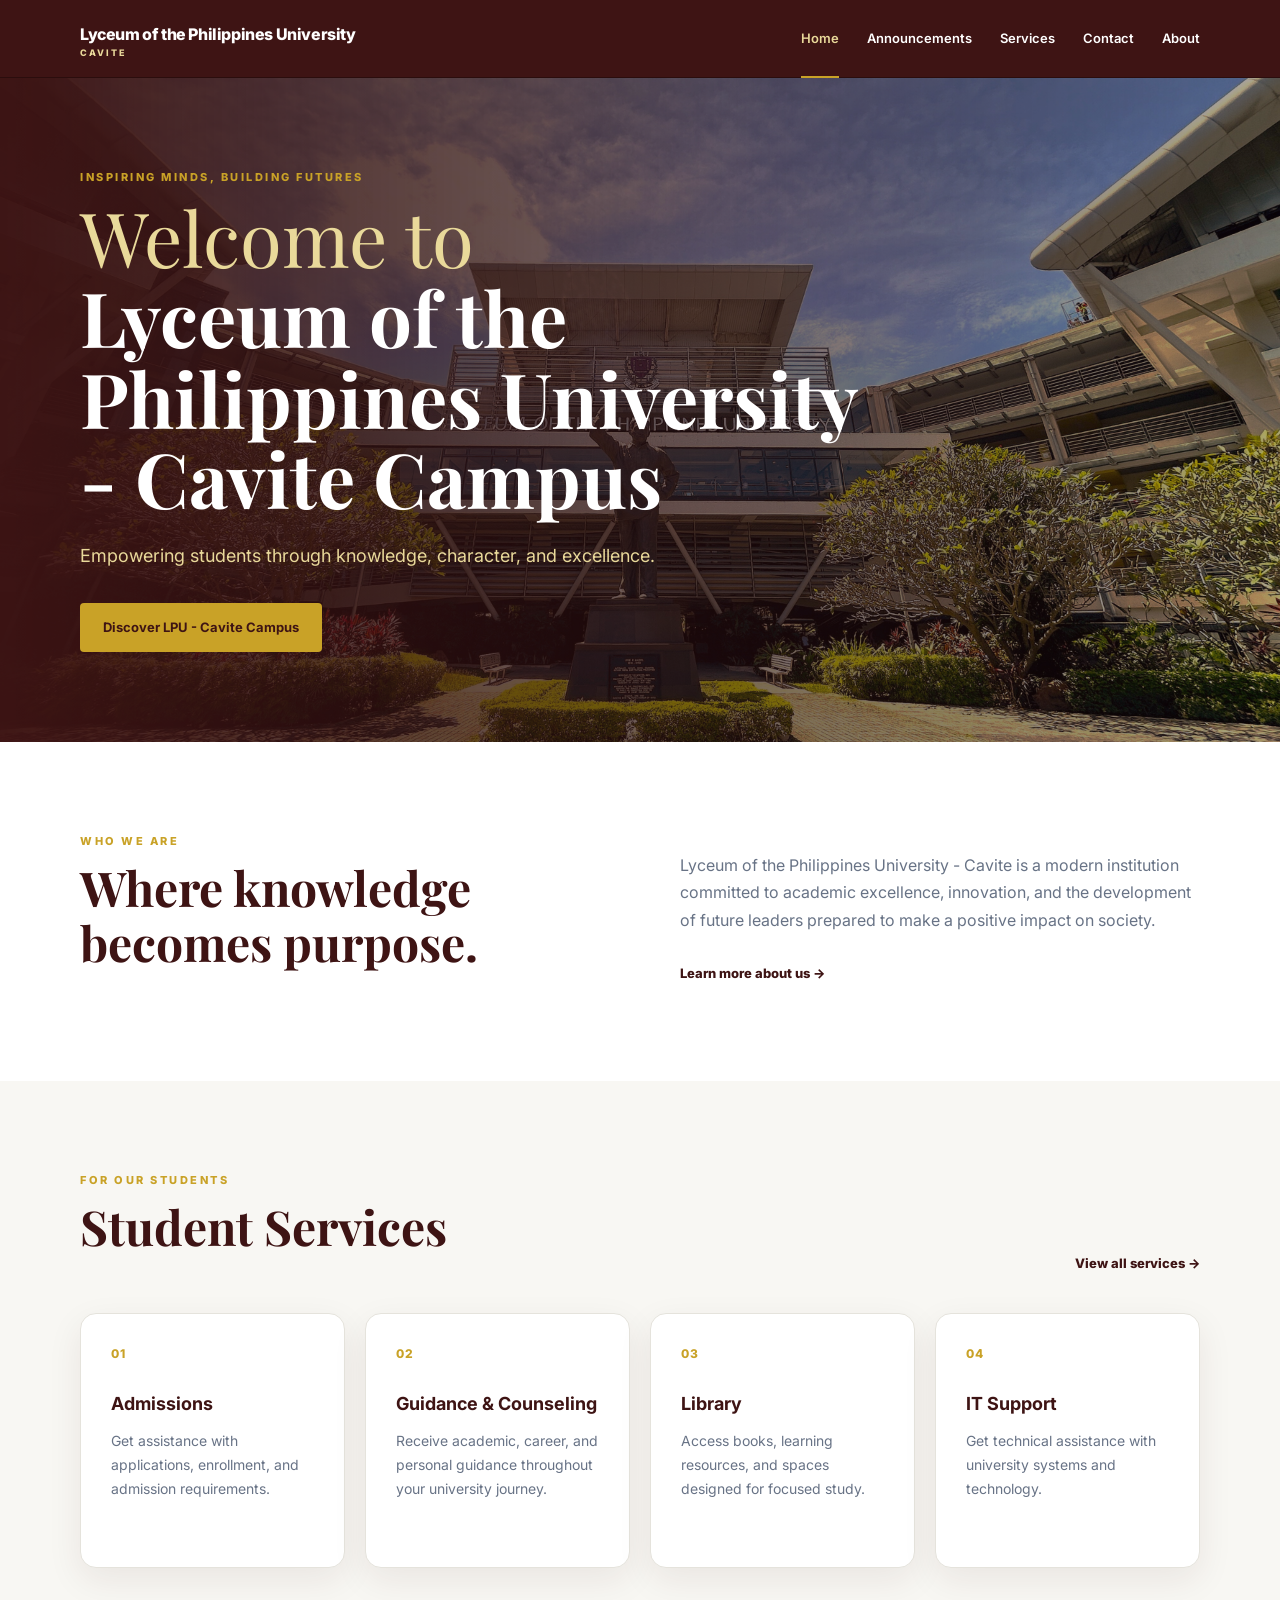
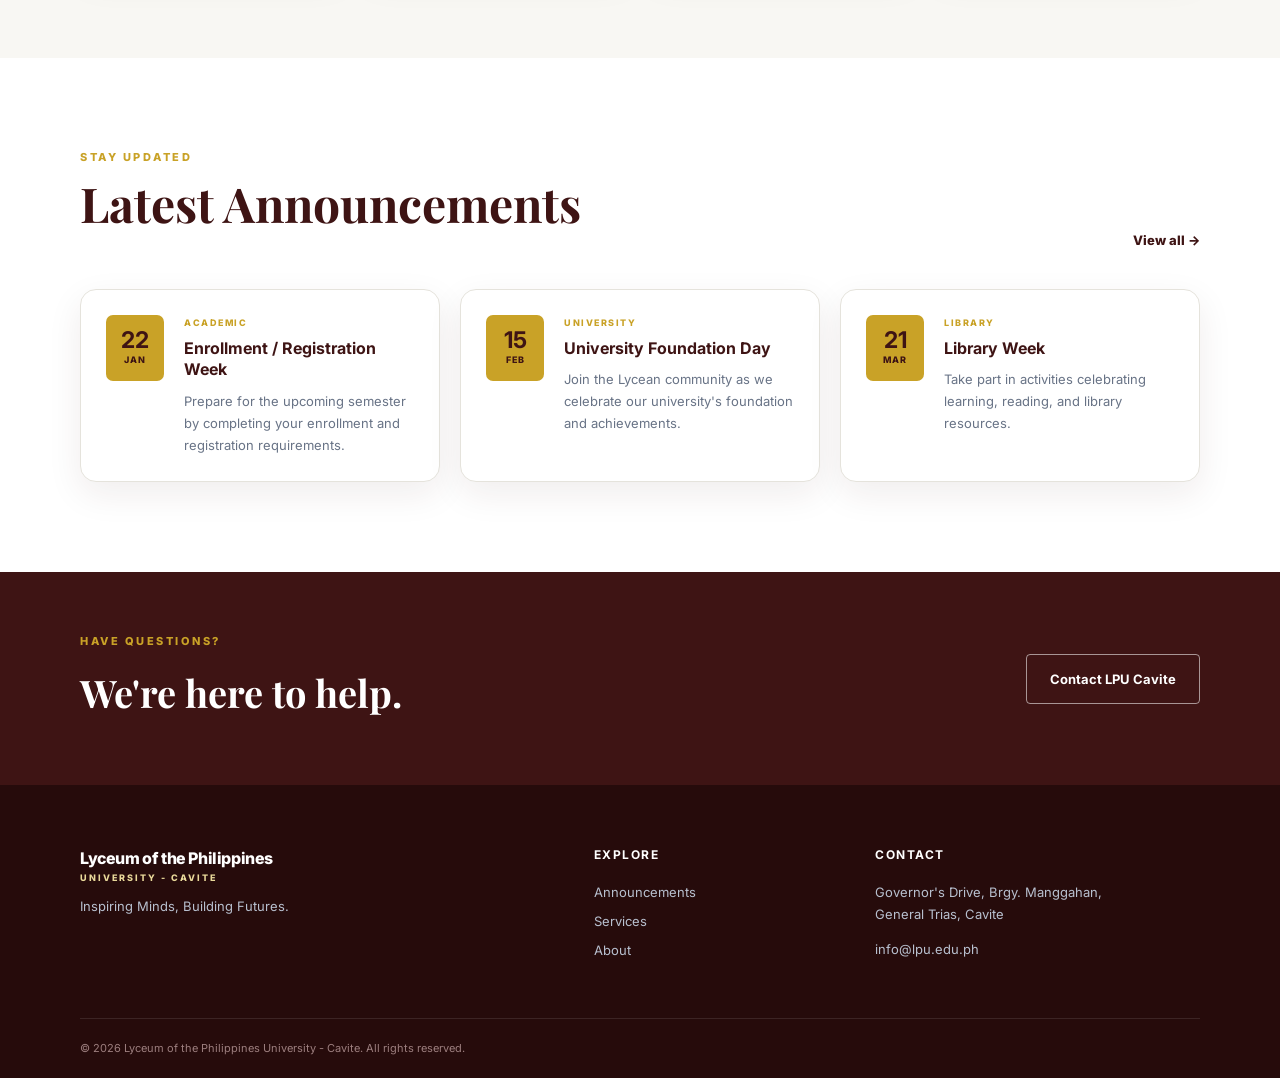
<file: LPU_HCI_Website/index.html>
<!DOCTYPE html>
<html lang="en">
<head>
  <meta charset="UTF-8">
  <meta name="viewport" content="width=device-width, initial-scale=1.0">
  <title>Lyceum of the Philippines University - Cavite | Home</title>
  <link rel="stylesheet" href="style.css">
</head>
<body>

<header class="site-header">
  <div class="container nav-wrap">
    <a class="logo" href="index.html">
      <span>Lyceum of the Philippines University <small>Cavite</small></span>
    </a>

    <input type="checkbox" id="menu-toggle" class="menu-toggle">

    <label for="menu-toggle" class="menu-icon">
      <span></span>
      <span></span>
      <span></span>
      <span class="sr-only">Toggle navigation</span>
    </label>

    <nav class="site-nav">
      <a class="active" href="index.html">Home</a>
      <a href="announcements.html">Announcements</a>
      <a href="services.html">Services</a>
      <a href="contact.html">Contact</a>
      <a href="about.html">About</a>
    </nav>
  </div>
</header>

  <main>
    <section class="hero">
      <div class="hero-image">
        <img src="JPL-dark.png" alt="Lyceum of the Philippines University - Cavite">
      </div>
      <div class="hero-overlay"></div>
      <div class="container hero-content">
        <p class="eyebrow">INSPIRING MINDS, BUILDING FUTURES</p>
        <h1>
          <span class="welcome-text">Welcome to</span><br>
          <span class="university-name">Lyceum of the Philippines University - Cavite Campus</span>
        </h1>
        <p>Empowering students through knowledge, character, and excellence.</p>
        <a class="btn btn-gold" href="about.html">Discover LPU - Cavite Campus</a>
      </div>
    </section>

    <section class="section intro">
      <div class="container two-column">
        <div>
          <p class="eyebrow">WHO WE ARE</p>
          <h2>Where knowledge becomes <span>purpose.</span></h2>
        </div>
        <div>
          <p>
            Lyceum of the Philippines University - Cavite is a modern institution committed to 
            academic excellence, innovation, and the development of future leaders prepared to 
            make a positive impact on society.
          </p>
          <a class="text-link" href="about.html">Learn more about us →</a>
        </div>
      </div>
    </section>

    <section class="section soft-section">
      <div class="container">
        <div class="section-heading">
          <div><p class="eyebrow">FOR OUR STUDENTS</p><h2>Student Services</h2></div>
          <a class="text-link" href="services.html">View all services →</a>
        </div>
        <div class="card-grid four">
          <article class="service-card">
            <div class="icon">01</div><h3>Admissions</h3>
            <p>
              Get assistance with applications, 
              enrollment, and admission requirements.
            </p>
          </article>
          <article class="service-card">
            <div class="icon">02</div>
            <h3>Guidance & Counseling</h3>
            <p>
              Receive academic, career, and personal guidance
              throughout your university journey.
              </p>
          </article>
          <article class="service-card">
            <div class="icon">03</div><h3>Library</h3>
            <p>
              Access books, learning resources, and 
              spaces designed for focused study.
            </p>
          </article>
          <article class="service-card">
            <div class="icon">04</div><h3>IT Support</h3>
            <p>
              Get technical assistance with 
              university systems and technology.
            </p>
          </article>
        </div>
      </div>
    </section>

    <section class="section">
      <div class="container">
        <div class="section-heading">
          <div>
            <p class="eyebrow">STAY UPDATED</p>
            <h2>Latest Announcements</h2>
          </div>
          <a class="text-link" href="announcements.html">View all →</a>
        </div>
        <div class="announcement-grid">
          <article class="announcement-card">
            <div class="date-badge">
              <strong>22</strong>
              <span>JAN</span>
            </div>
            <div>
              <p class="tag">ACADEMIC</p>
              <h3>Enrollment / Registration Week</h3>
              <p>
                Prepare for the upcoming semester by completing 
                your enrollment and registration requirements.
              </p>
            </div>
          </article>
          <article class="announcement-card">
            <div class="date-badge">
              <strong>15</strong>
              <span>FEB</span>
            </div>
            <div><p class="tag">UNIVERSITY</p>
              <h3>University Foundation Day</h3>
              <p>
                Join the Lycean community as we celebrate 
                our university's foundation and achievements.
              </p>
            </div>
          </article>
          <article class="announcement-card">
            <div class="date-badge">
              <strong>21</strong>
              <span>MAR</span>
            </div>
            <div>
              <p class="tag">LIBRARY</p>
              <h3>Library Week</h3>
              <p>
                Take part in activities celebrating 
                learning, reading, and library resources.
              </p>
            </div>
          </article>
        </div>
      </div>
    </section>

    <section class="cta">
      <div class="container cta-inner">
        <div>
          <p class="eyebrow">HAVE QUESTIONS?</p>
          <h2>We're here to help.</h2>
        </div>
        <a class="btn btn-outline" href="contact.html">Contact LPU Cavite</a>
      </div>
    </section>
  </main>

  <footer class="footer">
    <div class="container footer-grid"><div>
      <a class="logo footer-logo" href="index.html">
        <span>Lyceum of the Philippines <small>University - Cavite</small></span>
      </a>
      <p>
        Inspiring Minds, Building Futures.
      </p>
    </div>
    <div>
      <h4>Explore</h4>
      <a href="announcements.html">Announcements</a>
      <a href="services.html">Services</a>
      <a href="about.html">About</a>
    </div>
    <div>
      <h4>Contact</h4>
      <p>
        Governor's Drive, Brgy. Manggahan,
        <br> General Trias, Cavite
      </p>
      <p>info@lpu.edu.ph</p>
    </div>
    </div>
    <div class="container copyright">
      © 2026 Lyceum of the Philippines 
      University - Cavite. All rights reserved.
    </div>
  </footer>
</body>
</html>
</file>
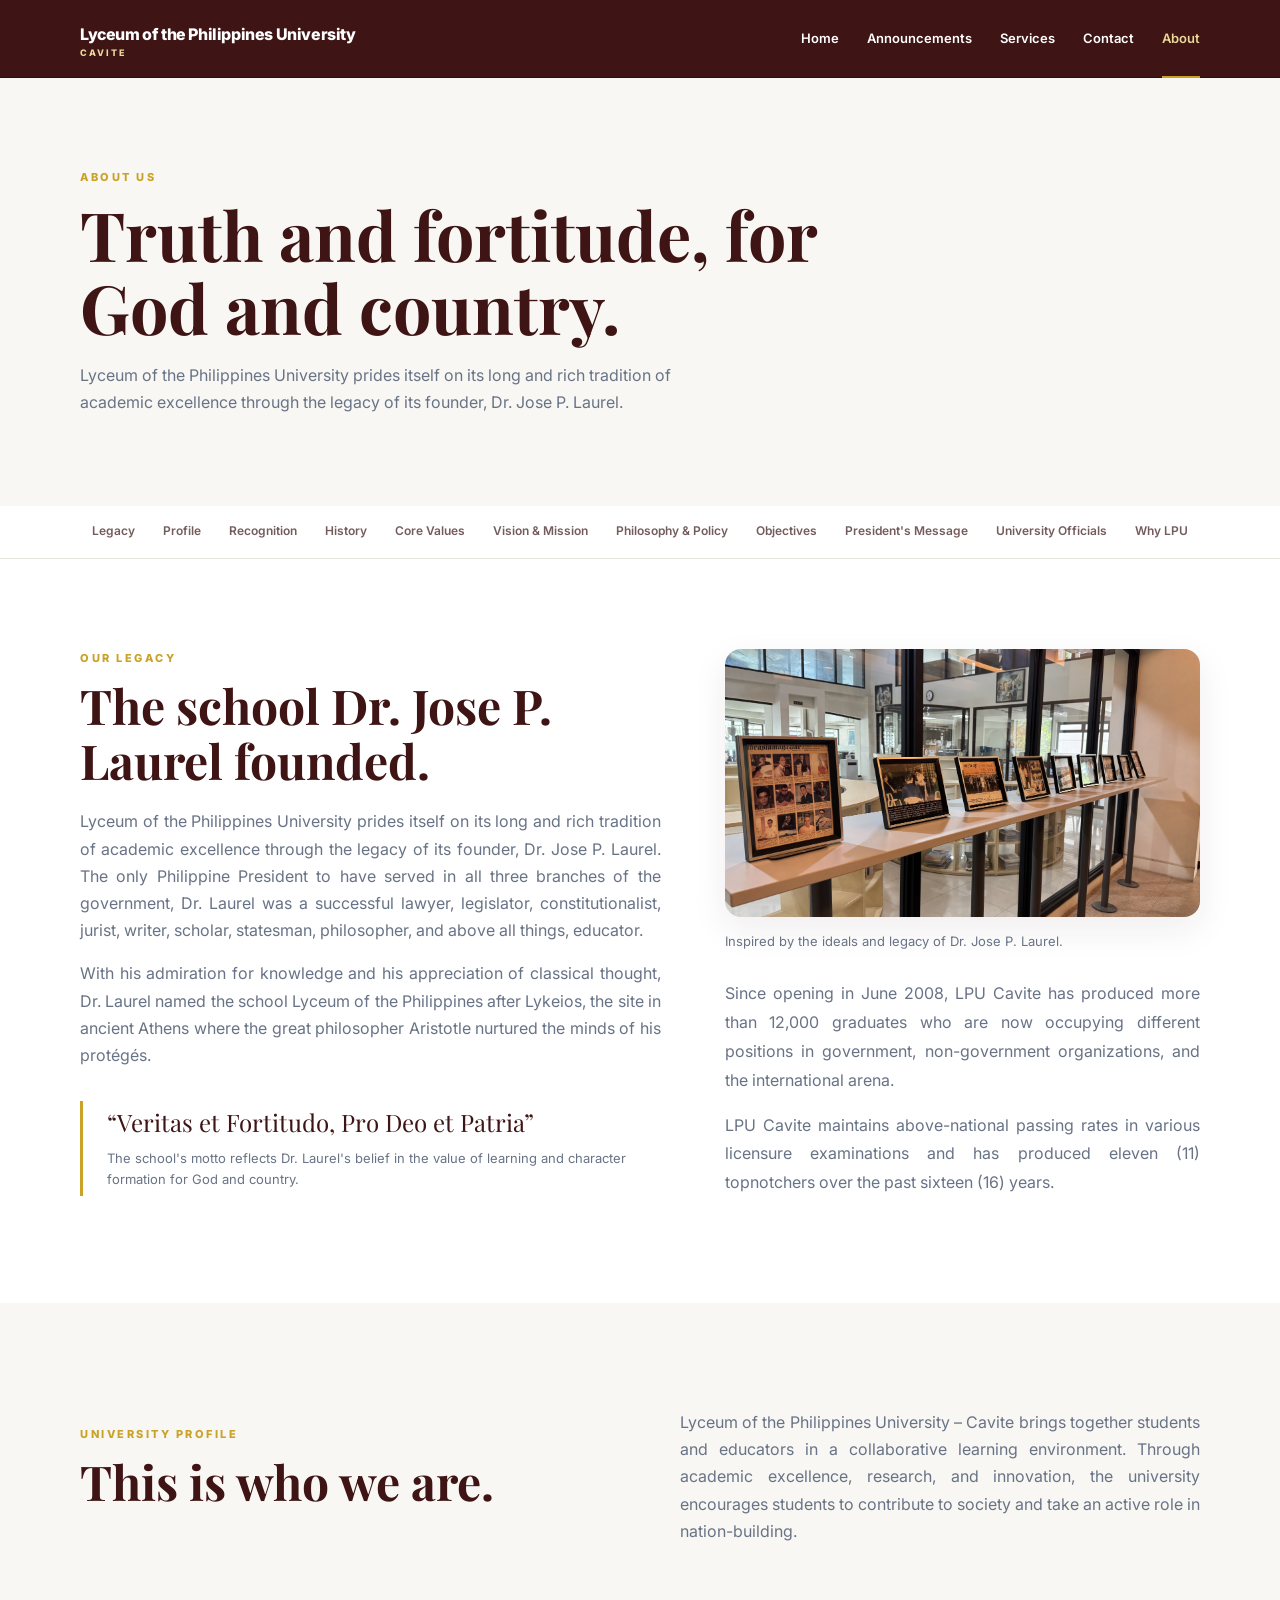
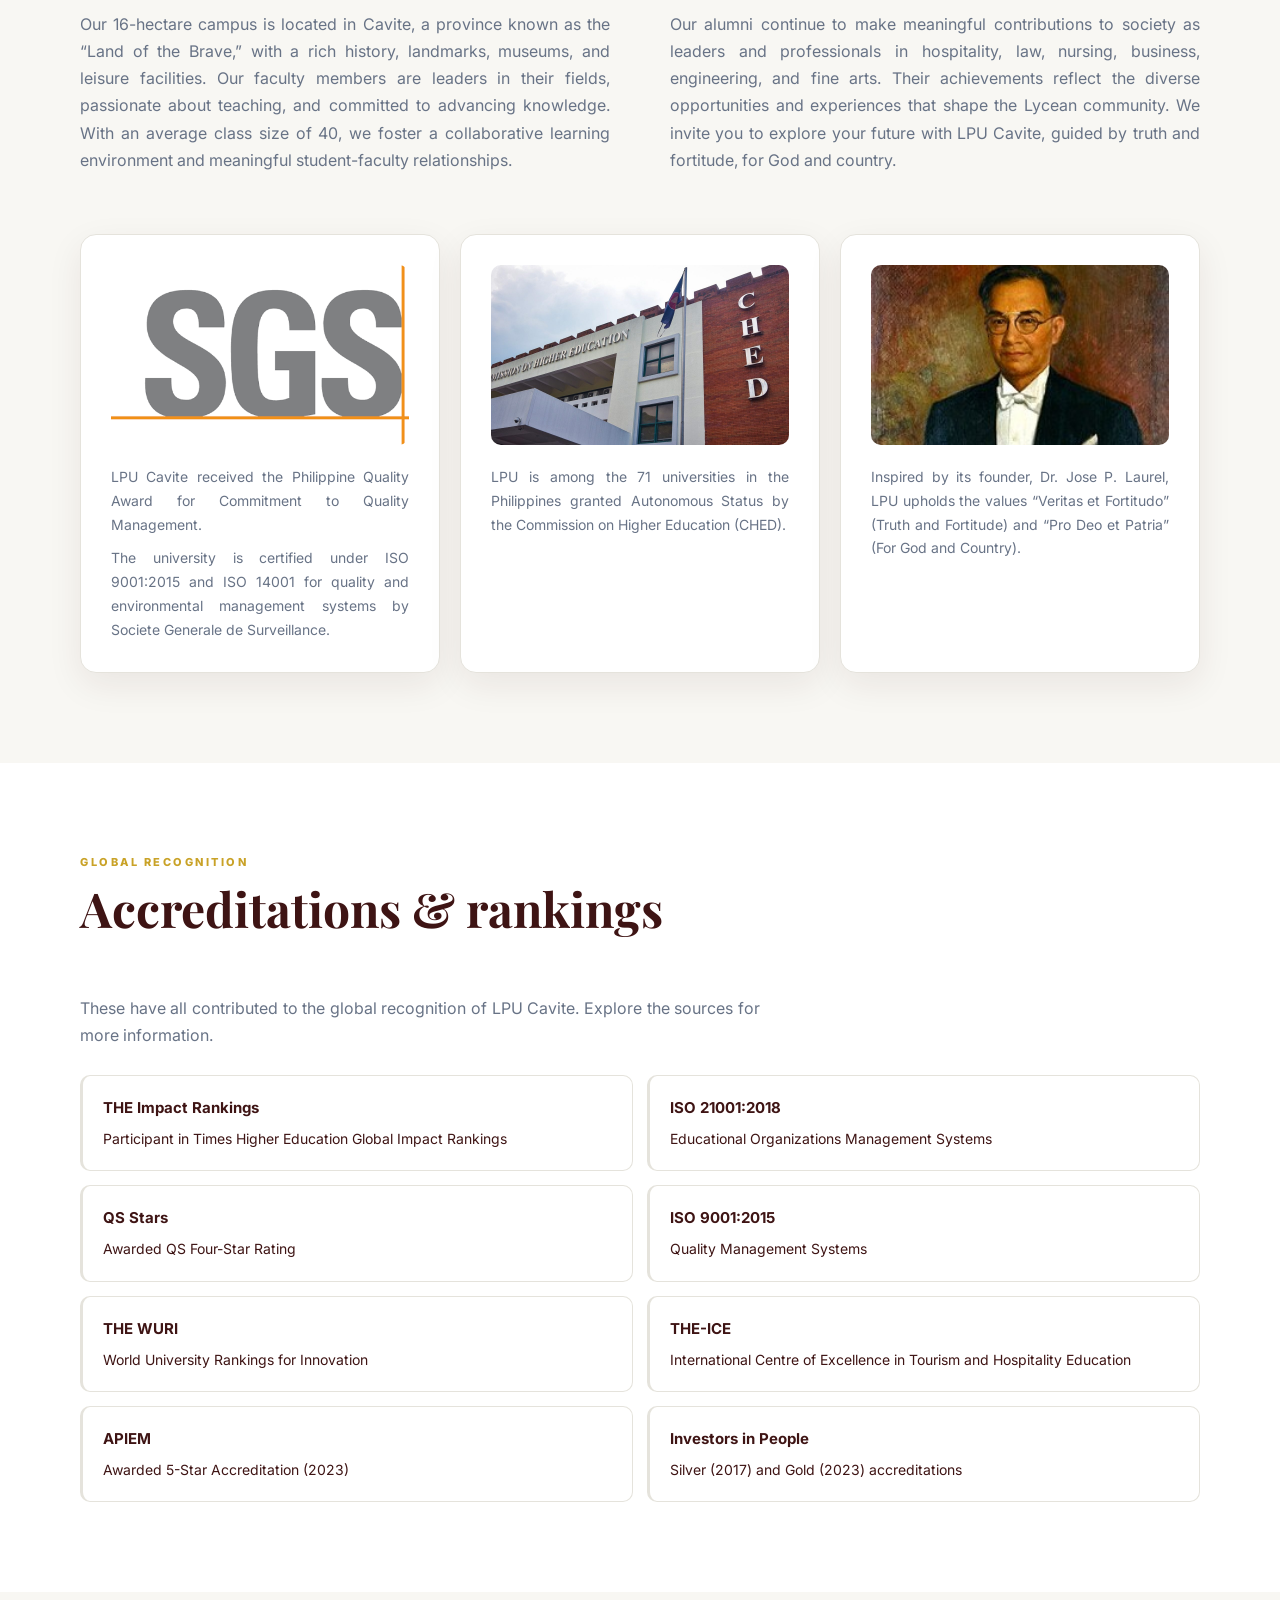
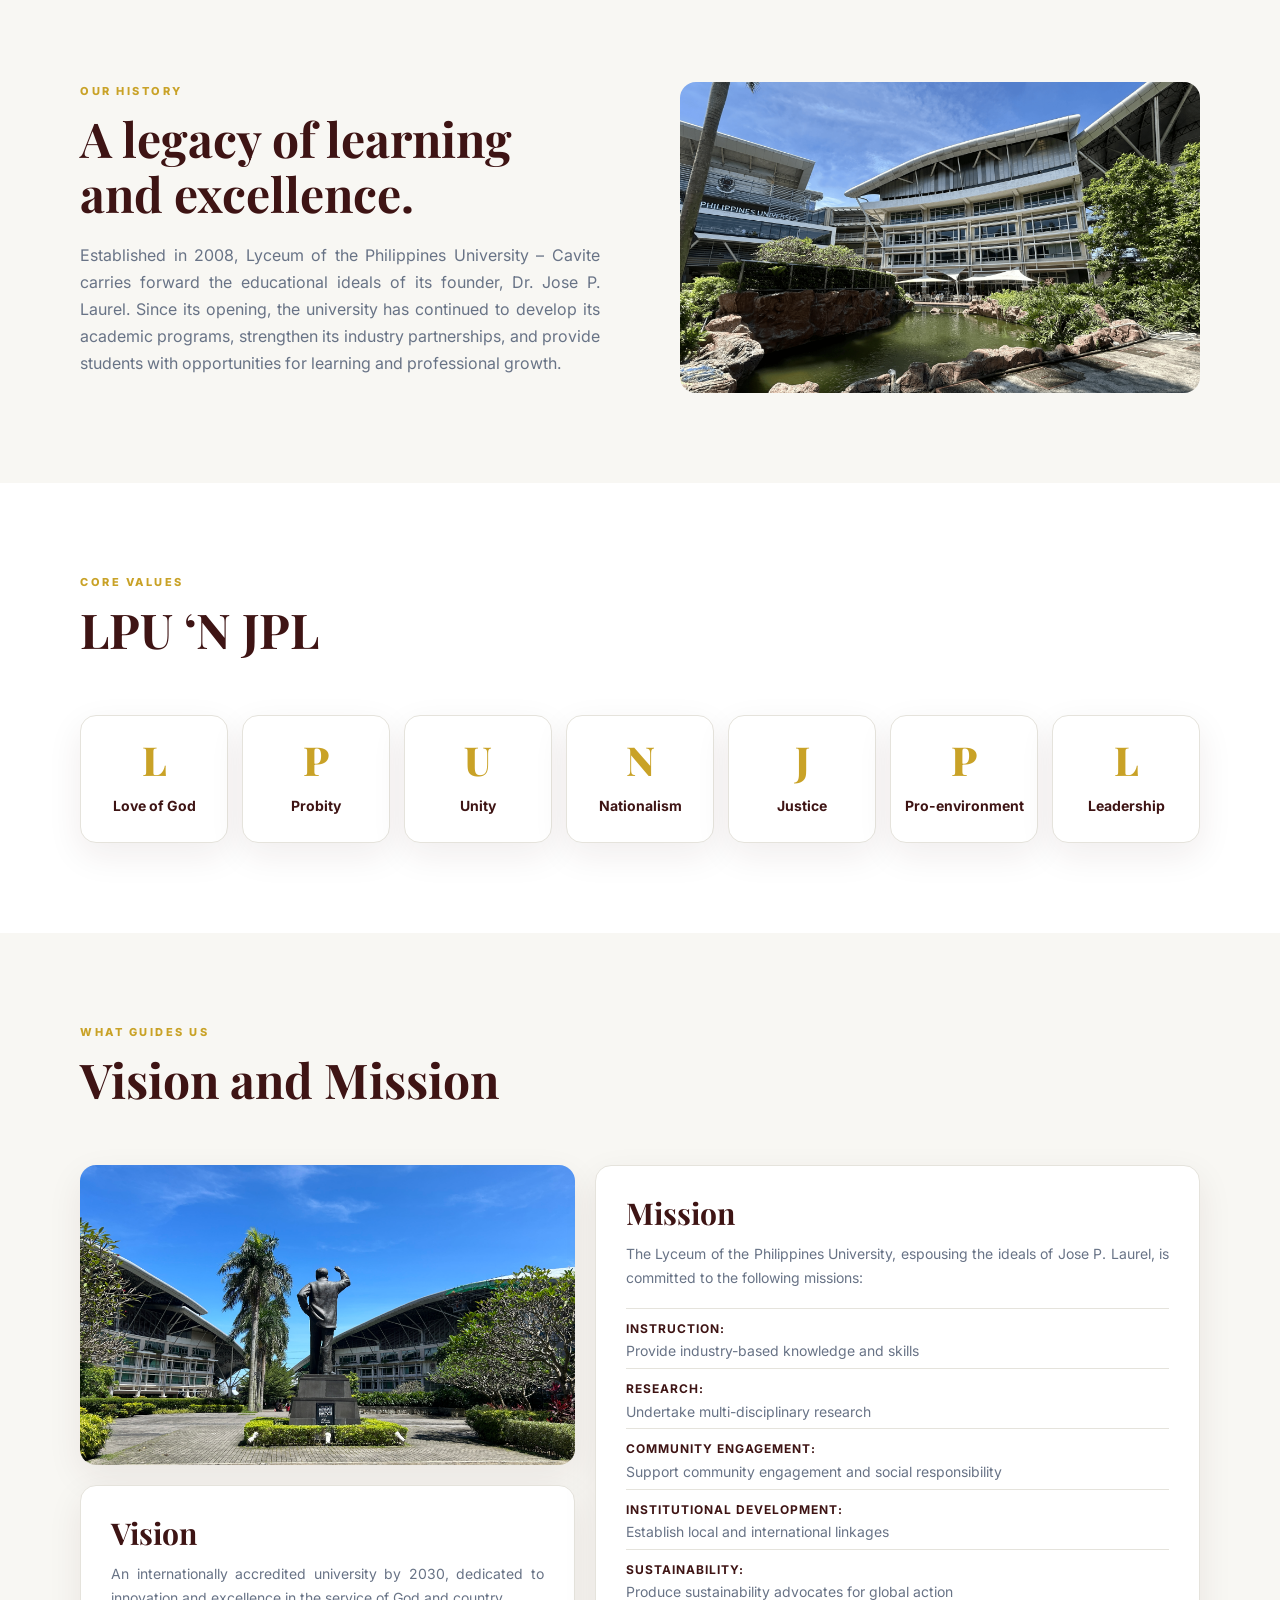
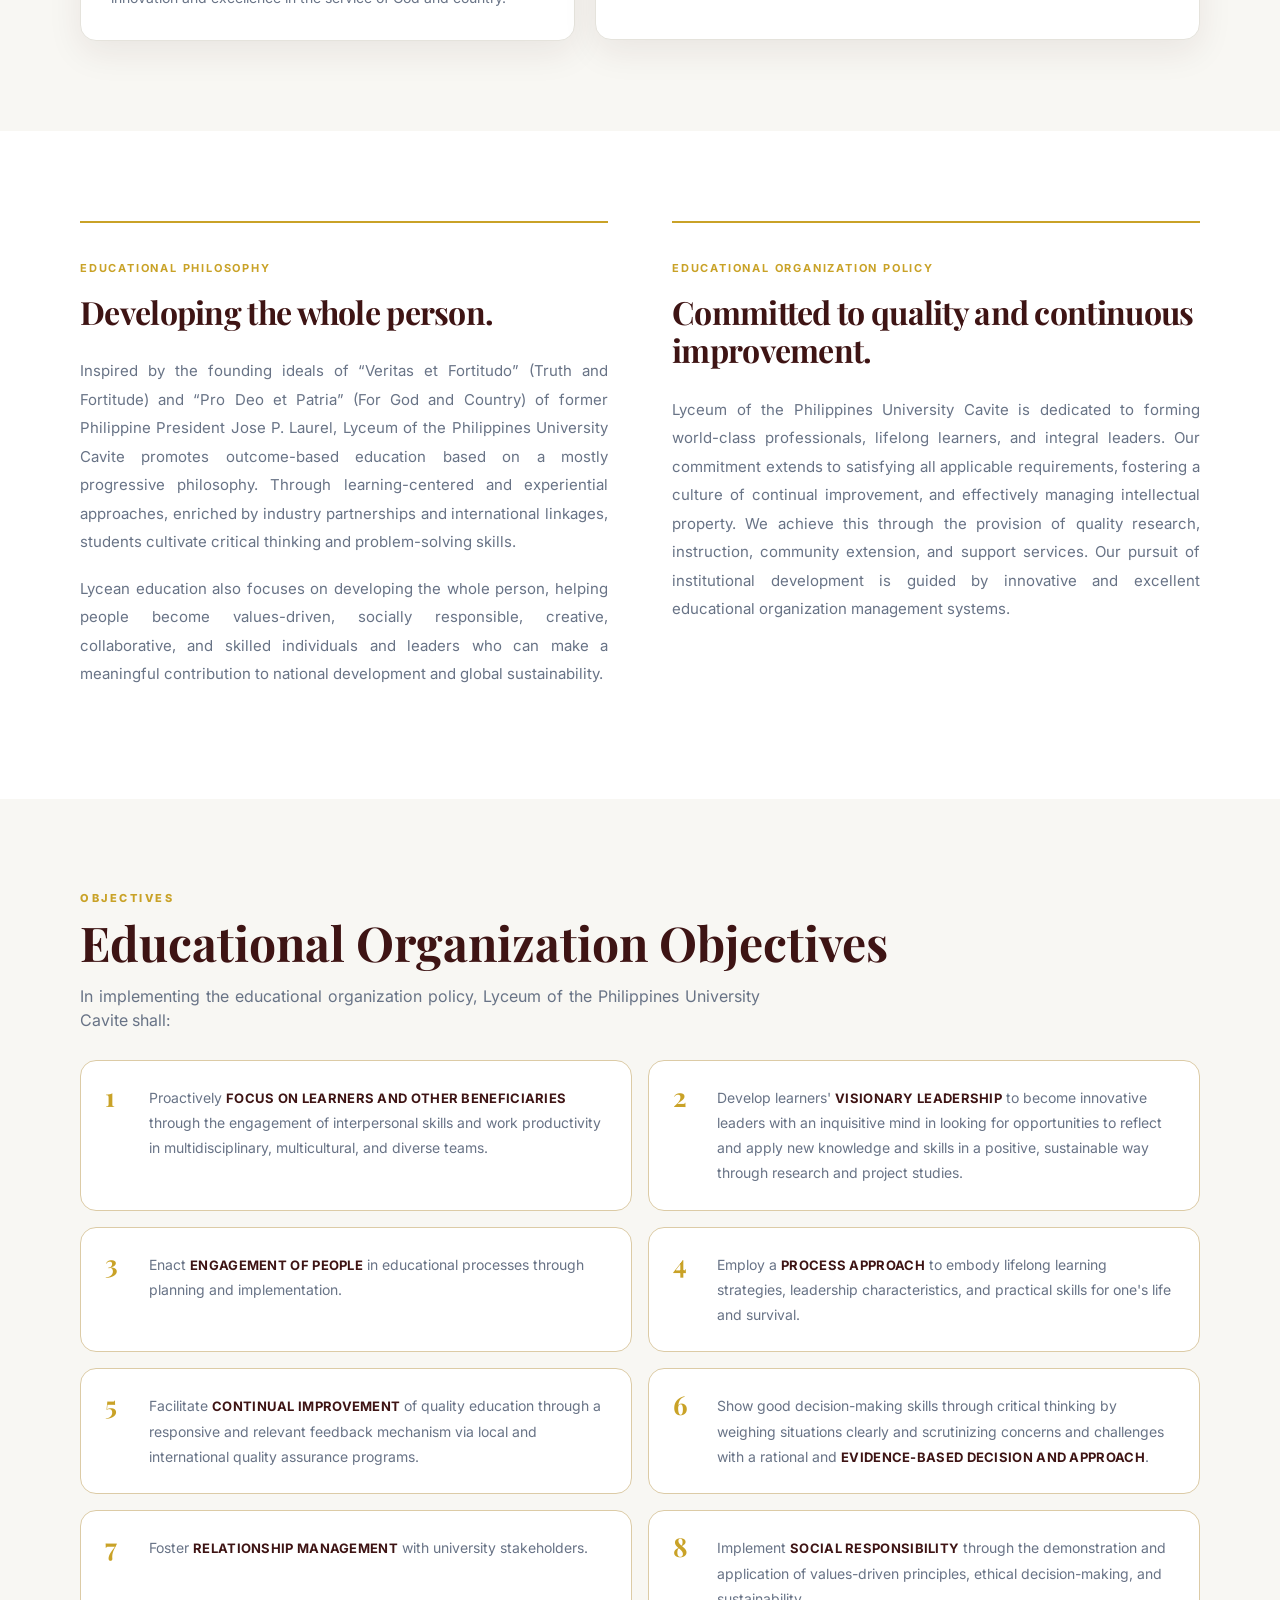
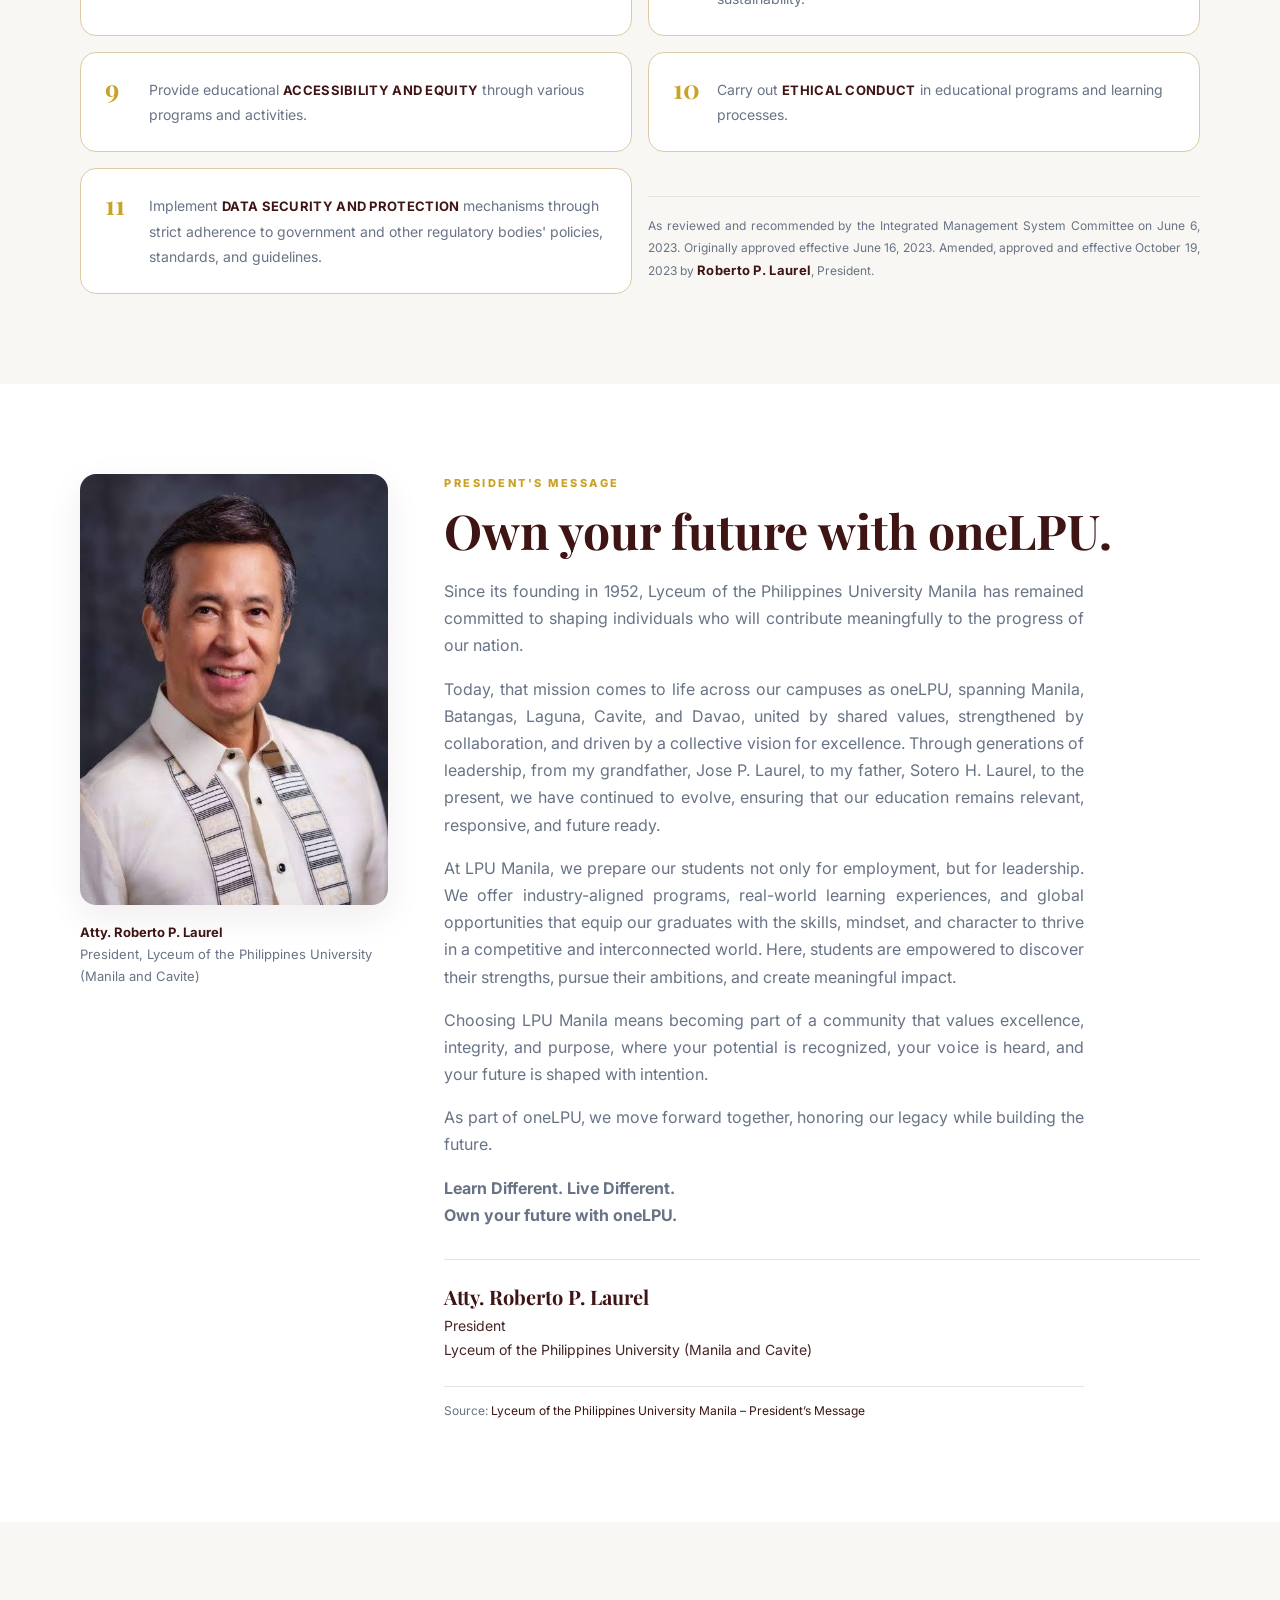
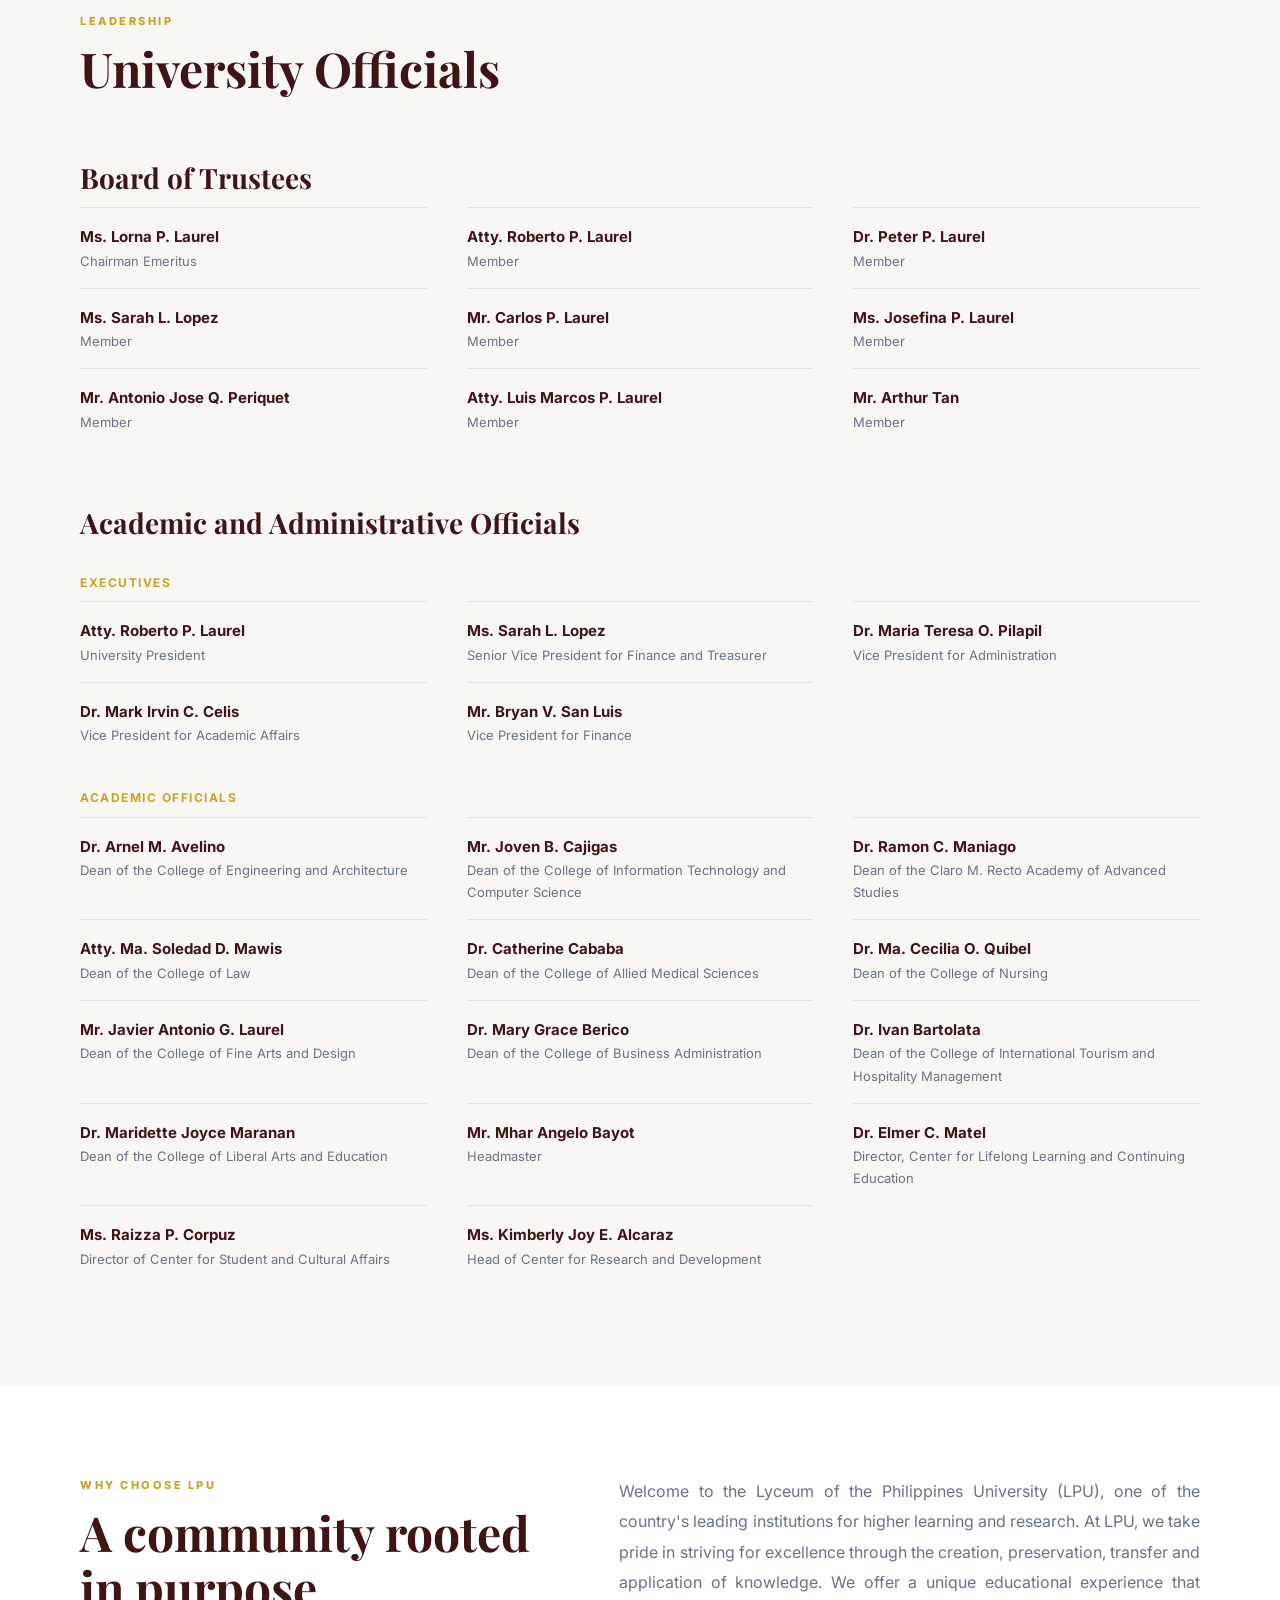
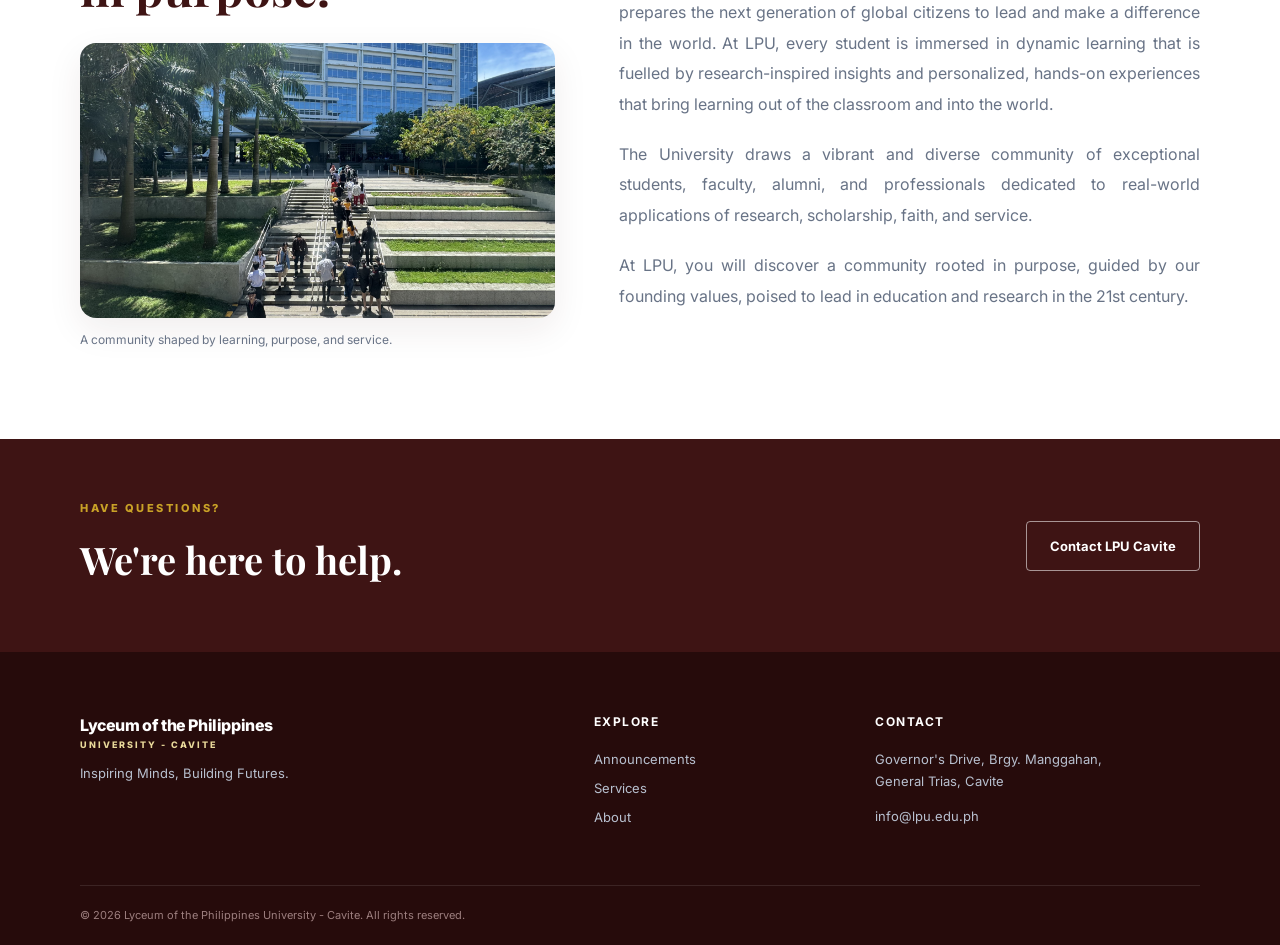
<file: LPU_HCI_Website/about.html>
<!DOCTYPE html>
<html lang="en">
<head>
    <meta charset="UTF-8">
    <meta name="viewport" content="width=device-width, initial-scale=1.0">
    <title>About | Lyceum of the Philippines University - Cavite</title>
    <link rel="stylesheet" href="style.css">
</head>

<body class="about-page">
    <header class="site-header">
    <div class="container nav-wrap">
        <a class="logo" href="index.html">
        <span>Lyceum of the Philippines University <small>Cavite</small></span>
        </a>

        <input type="checkbox" id="menu-toggle" class="menu-toggle">

        <label for="menu-toggle" class="menu-icon">
        <span></span>
        <span></span>
        <span></span>
        <span class="sr-only">Toggle navigation</span>
        </label>

        <nav class="site-nav">
        <a href="index.html">Home</a>
        <a href="announcements.html">Announcements</a>
        <a href="services.html">Services</a>
        <a href="contact.html">Contact</a>
        <a class="active" href="about.html">About</a>
        </nav>
    </div>
    </header>

    <main>

    <!-- page hero -->
    <section class="page-hero">
      <div class="container">
        <p class="eyebrow">ABOUT US</p>
        <h1>Truth and fortitude, for <span>God and country.</span></h1>
        <p>
          Lyceum of the Philippines University prides itself on its long and rich tradition of
          academic excellence through the legacy of its founder, Dr. Jose P. Laurel.
        </p>
      </div>
    </section>

    <!-- in-page navigation -->
    <nav class="about-subnav" aria-label="On this page">
        <div class="container">

            <!-- Mobile-only toggle -->
            <input
                type="checkbox"
                id="about-menu-toggle"
                class="about-menu-toggle"
            >

            <label for="about-menu-toggle" class="about-menu-label">
                <span>Explore About</span>
                <span class="about-menu-arrow">⌄</span>
            </label>

            <!-- Original navigation links -->
            <div class="about-subnav-links">
                <a href="#legacy">Legacy</a>
                <a href="#profile">Profile</a>
                <a href="#recognition">Recognition</a>
                <a href="#history">History</a>
                <a href="#values">Core Values</a>
                <a href="#vision-mission">Vision &amp; Mission</a>
                <a href="#philosophy">Philosophy &amp; Policy</a>
                <a href="#objectives">Objectives</a>
                <a href="#president">President's Message</a>
                <a href="#officials">University Officials</a>
                <a href="#why-lpu">Why LPU</a>
            </div>

        </div>
    </nav>



    <!-- legacy -->
    <section class="section" id="legacy">
      <div class="container legacy-layout">

        <div class="legacy-content">
          <p class="eyebrow">OUR LEGACY</p>
          <h2>The school Dr. Jose P. Laurel founded.</h2>

          <p>
            Lyceum of the Philippines University prides itself on its long and rich tradition
            of academic excellence through the legacy of its founder, Dr. Jose P. Laurel.
            The only Philippine President to have served in all three branches of the
            government, Dr. Laurel was a successful lawyer, legislator, constitutionalist,
            jurist, writer, scholar, statesman, philosopher, and above all things, educator.
          </p>

          <p>
            With his admiration for knowledge and his appreciation of classical thought,
            Dr. Laurel named the school Lyceum of the Philippines after Lykeios, the site
            in ancient Athens where the great philosopher Aristotle nurtured the minds
            of his protégés.
          </p>

          <blockquote class="motto">
            <p>&ldquo;Veritas et Fortitudo, Pro Deo et Patria&rdquo;</p>
            <footer>
              The school's motto reflects Dr. Laurel's belief in the value of learning
              and character formation for God and country.
            </footer>
          </blockquote>

        </div>

        <div class="legacy-sidebar">
          <figure class="legacy-photo">
            <img
              src="images/about-IMG_5671.jpg"
              alt="Framed achievements honoring Dr. Jose P. Laurel"
            >
            <figcaption>
              Inspired by the ideals and legacy of Dr. Jose P. Laurel.
            </figcaption>
          </figure>

          <div class="legacy-extra">
            <p>
              Since opening in June 2008, LPU Cavite has produced more than 12,000 graduates
              who are now occupying different positions in government, non-government
              organizations, and the international arena.
            </p>

            <p>
              LPU Cavite maintains above-national passing rates in various licensure
              examinations and has produced eleven (11) topnotchers over the past
              sixteen (16) years.
            </p>
          </div>
        </div>

      </div>
    </section>

    <!-- university profile -->
    <section class="section intro" id="profile">
      <div class="container">
        <div class="two-column">
          <div>
            <p class="eyebrow">UNIVERSITY PROFILE</p>
            <h2>This is who we are.</h2>
          </div>

          <div>
            <p>
              Lyceum of the Philippines University – Cavite brings together
              students and educators in a collaborative learning environment.
              Through academic excellence, research, and innovation, the
              university encourages students to contribute to society and
              take an active role in nation-building.
            </p>
          </div>
        </div>

        <div class="two-column profile-body">
          <p>
            Our 16-hectare campus is located in Cavite, a province known as the
            “Land of the Brave,” with a rich history, landmarks, museums, and
            leisure facilities. Our faculty members are leaders in their fields,
            passionate about teaching, and committed to advancing knowledge.
            With an average class size of 40, we foster a collaborative learning
            environment and meaningful student-faculty relationships.
          </p>

          <p>
            Our alumni continue to make meaningful contributions to society
            as leaders and professionals in hospitality, law, nursing, business,
            engineering, and fine arts. Their achievements reflect the diverse
            opportunities and experiences that shape the Lycean community.
            We invite you to explore your future with LPU Cavite, guided by
            truth and fortitude, for God and country.
          </p>
        </div>

        <div class="card-grid three highlight-grid">
          <figure class="value-card highlight-card">
            <img
              src="images/about-SGS.png"
              alt="Societe Generale de Surveillance"
            >
            <figcaption>
              <p>
                LPU Cavite received the Philippine Quality Award for Commitment
                to Quality Management.
              </p>
              <p>
                The university is certified under ISO 9001:2015 and ISO 14001
                for quality and environmental management systems by
                Societe Generale de Surveillance.
              </p>
            </figcaption>
          </figure>

          <figure class="value-card highlight-card">
            <img
              src="images/about-CHED-building.jpg"
              alt="Commission on Higher Education"
            >
            <figcaption>
              <p>
                LPU is among the 71 universities in the Philippines granted
                Autonomous Status by the Commission on Higher Education (CHED).
              </p>
            </figcaption>
          </figure>

          <figure class="value-card highlight-card">
            <img
              src="images/about-President JPL.jpg"
              alt="Dr. Jose P. Laurel, founder of LPU"
            >
            <figcaption>
              <p>
                Inspired by its founder, Dr. Jose P. Laurel, LPU upholds the
                values “Veritas et Fortitudo” (Truth and Fortitude) and
                “Pro Deo et Patria” (For God and Country).
              </p>
            </figcaption>
          </figure>
        </div>
      </div>
    </section>

    <!-- recognitions -->
    <section class="section soft-section" id="recognition">
      <div class="container">
        <div class="section-heading">
          <div>
            <p class="eyebrow">GLOBAL RECOGNITION</p>
            <h2>Accreditations &amp; rankings</h2>
          </div>
        </div>

        <p class="section-note">
          These have all contributed to the global recognition of LPU Cavite.
          Explore the sources for more information.
        </p>

        <ul class="recognition-list">
          <li>
            <a href="https://www.timeshighereducation.com/impactrankings"
              target="_blank" rel="noopener noreferrer">
              <strong>THE Impact Rankings</strong>
              <span>Participant in Times Higher Education Global Impact Rankings</span>
            </a>
          </li>

          <li>
            <a href="https://cavite.lpu.edu.ph/about-us/awards-and-accreditations/"
              target="_blank" rel="noopener noreferrer">
              <strong>ISO 21001:2018</strong>
              <span>Educational Organizations Management Systems</span>
            </a>
          </li>

          <li>
            <a href="https://www.topuniversities.com/universities/lyceum-philippines-university-manila-batangas-laguna-cavite-davao-campuses"
              target="_blank" rel="noopener noreferrer">
              <strong>QS Stars</strong>
              <span>Awarded QS Four-Star Rating</span>
            </a>
          </li>

          <li>
            <a href="https://cavite.lpu.edu.ph/about-us/awards-and-accreditations/"
              target="_blank" rel="noopener noreferrer">
              <strong>ISO 9001:2015</strong>
              <span>Quality Management Systems</span>
            </a>
          </li>

          <li>
            <a href="https://www.wuri.world/"
              target="_blank" rel="noopener noreferrer">
              <strong>THE WURI</strong>
              <span>World University Rankings for Innovation</span>
            </a>
          </li>

          <li>
            <a href="https://the-ice.org/"
              target="_blank" rel="noopener noreferrer">
              <strong>THE-ICE</strong>
              <span>International Centre of Excellence in Tourism and Hospitality Education</span>
            </a>
          </li>

          <li>
            <a href="https://www.apiem.org/"
              target="_blank" rel="noopener noreferrer">
              <strong>APIEM</strong>
              <span>Awarded 5-Star Accreditation (2023)</span>
            </a>
          </li>

          <li>
            <a href="https://cavite.lpu.edu.ph/about-us/"
              target="_blank" rel="noopener noreferrer">
              <strong>Investors in People</strong>
              <span>Silver (2017) and Gold (2023) accreditations</span>
            </a>
          </li>
        </ul>
      </div>
    </section>



    <!-- history -->
    <section class="section soft-section" id="history">
      <div class="container two-column history-layout">
        <div>
          <p class="eyebrow">OUR HISTORY</p>
          <h2>A legacy of learning and excellence.</h2>

          <p>
            Established in 2008, Lyceum of the Philippines University – Cavite
            carries forward the educational ideals of its founder, Dr. Jose P.
            Laurel. Since its opening, the university has continued to develop
            its academic programs, strengthen its industry partnerships, and
            provide students with opportunities for learning and professional
            growth.
          </p>
        </div>

        <div class="history-image">
          <img src="images/about-IMG_5545.png" alt="Lyceum of the Philippines University - Cavite campus building">
        </div>
      </div>
    </section>

  
    <!-- core values -->
    <section class="section" id="values">
      <div class="container">
        <div class="section-heading">
          <div>
            <p class="eyebrow">CORE VALUES</p>
            <h2>LPU &lsquo;N JPL</h2>
          </div>
        </div>
        <div class="values-grid">
          <article class="value-card"><div class="icon">L</div><h3>Love of God</h3></article>
          <article class="value-card"><div class="icon">P</div><h3>Probity</h3></article>
          <article class="value-card"><div class="icon">U</div><h3>Unity</h3></article>
          <article class="value-card"><div class="icon">N</div><h3>Nationalism</h3></article>
          <article class="value-card"><div class="icon">J</div><h3>Justice</h3></article>
          <article class="value-card"><div class="icon">P</div><h3>Pro-environment</h3></article>
          <article class="value-card"><div class="icon">L</div><h3>Leadership</h3></article>
        </div>
      </div>
    </section>

    <!-- vision and mission -->
    <section class="section soft-section" id="vision-mission">
      <div class="container">
        <div class="section-heading">
          <div>
            <p class="eyebrow">WHAT GUIDES US</p>
            <h2>Vision and Mission</h2>
          </div>
        </div>
        <div class="card-grid two">
          
          <!-- left column: vision -->
          <div class="vision-column">
            <div class="vision-image-wrap">
              <img src="images/about-IMG_5533.JPG" alt="LPU Cavite Campus">
            </div>
            <article class="large-service-card" id="vision">
              <h2>Vision</h2>
              <p>An internationally accredited university by 2030, dedicated to innovation and excellence in the service of God and country.</p>
            </article>
          </div>

          <!-- right column: mission -->
          <article class="large-service-card" id="mission">
            <h2>Mission</h2>
            <p>The Lyceum of the Philippines University, espousing the ideals of Jose P. Laurel, is committed to the following missions:</p>
            <ul class="mission-list">
              <li><strong>Instruction:</strong> Provide industry-based knowledge and skills</li>
              <li><strong>Research:</strong> Undertake multi-disciplinary research</li>
              <li><strong>Community Engagement:</strong> Support community engagement and social responsibility</li>
              <li><strong>Institutional Development:</strong> Establish local and international linkages</li>
              <li><strong>Sustainability:</strong> Produce sustainability advocates for global action</li>
            </ul>
          </article>

        </div>
      </div>
    </section>

    <!-- educational philosophy and policy -->
    <section class="section soft-section" id="philosophy">
      <div class="container">
        <div class="education-grid">

          <!-- Educational Philosophy -->
          <article class="education-block">
            <p class="eyebrow">EDUCATIONAL PHILOSOPHY</p>
            <h2>Developing the whole person.</h2>

            <div class="education-copy">
              <p>
                Inspired by the founding ideals of &ldquo;Veritas et Fortitudo&rdquo;
                (Truth and Fortitude) and &ldquo;Pro Deo et Patria&rdquo;
                (For God and Country) of former Philippine President Jose P.
                Laurel, Lyceum of the Philippines University Cavite promotes
                outcome-based education based on a mostly progressive philosophy.
                Through learning-centered and experiential approaches, enriched
                by industry partnerships and international linkages, students
                cultivate critical thinking and problem-solving skills.
              </p>

              <p>
                Lycean education also focuses on developing the whole person,
                helping people become values-driven, socially responsible,
                creative, collaborative, and skilled individuals and leaders
                who can make a meaningful contribution to national development
                and global sustainability.
              </p>
            </div>
          </article>

          <!-- Educational Organization Policy -->
          <article class="education-block">
            <p class="eyebrow">EDUCATIONAL ORGANIZATION POLICY</p>
            <h2>Committed to quality and continuous improvement.</h2>

            <div class="education-copy">
              <p>
                Lyceum of the Philippines University Cavite is dedicated to
                forming world-class professionals, lifelong learners, and
                integral leaders. Our commitment extends to satisfying all
                applicable requirements, fostering a culture of continual
                improvement, and effectively managing intellectual property.
                We achieve this through the provision of quality research,
                instruction, community extension, and support services.
                Our pursuit of institutional development is guided by
                innovative and excellent educational organization
                management systems.
              </p>
            </div>
          </article>

        </div>
      </div>
    </section>

    <!-- educational organization objectives -->
        <section class="section soft-section" id="objectives">
          <div class="container">
            <div class="section-heading">
              <div>
                <p class="eyebrow">OBJECTIVES</p>
                <h2>Educational Organization Objectives</h2>
              </div>
            </div>
            <p class="section-note">
              In implementing the educational organization policy, Lyceum of the Philippines University
              Cavite shall:
            </p>
            <ol class="objectives-list">
              <li>Proactively <strong>FOCUS ON LEARNERS AND OTHER BENEFICIARIES</strong> through the engagement of interpersonal skills and work productivity in multidisciplinary, multicultural, and diverse teams.</li>
              <li>Develop learners' <strong>VISIONARY LEADERSHIP</strong> to become innovative leaders with an inquisitive mind in looking for opportunities to reflect and apply new knowledge and skills in a positive, sustainable way through research and project studies.</li>
              <li>Enact <strong>ENGAGEMENT OF PEOPLE</strong> in educational processes through planning and implementation.</li>
              <li>Employ a <strong>PROCESS APPROACH</strong> to embody lifelong learning strategies, leadership characteristics, and practical skills for one's life and survival.</li>
              <li>Facilitate <strong>CONTINUAL IMPROVEMENT</strong> of quality education through a responsive and relevant feedback mechanism via local and international quality assurance programs.</li>
              <li>Show good decision-making skills through critical thinking by weighing situations clearly and scrutinizing concerns and challenges with a rational and <strong>EVIDENCE-BASED DECISION AND APPROACH</strong>.</li>
              <li>Foster <strong>RELATIONSHIP MANAGEMENT</strong> with university stakeholders.</li>
              <li>Implement <strong>SOCIAL RESPONSIBILITY</strong> through the demonstration and application of values-driven principles, ethical decision-making, and sustainability.</li>
              <li>Provide educational <strong>ACCESSIBILITY AND EQUITY</strong> through various programs and activities.</li>
              <li>Carry out <strong>ETHICAL CONDUCT</strong> in educational programs and learning processes.</li>
              <li>Implement <strong>DATA SECURITY AND PROTECTION</strong> mechanisms through strict adherence to government and other regulatory bodies' policies, standards, and guidelines.</li>
              
              <div class="objectives-bottom">
                <p class="policy-meta">
                  As reviewed and recommended by the Integrated Management System Committee on June 6, 2023.
                  Originally approved effective June 16, 2023. Amended, approved and effective October 19, 2023
                  by <strong>Roberto P. Laurel</strong>, President.
                </p>
              </div>
            </ol>
        </section>
        
    <!-- president's message -->
    <section class="section" id="president">
      <div class="container two-column about-layout">

        <figure class="president-photo">
          <img
            src="images/about-Atty RPL.jpg"
            alt="Atty. Roberto P. Laurel, President of Lyceum of the Philippines University Manila and Cavite"
            loading="lazy"
          >
          <figcaption>
            <strong>Atty. Roberto P. Laurel</strong>
            <br>
            President, Lyceum of the Philippines University (Manila and Cavite)
          </figcaption>
        </figure>

        <div class="president-message">
          <p class="eyebrow">PRESIDENT'S MESSAGE</p>
          <h2>Own your future with oneLPU.</h2>

          <p>Since its founding in 1952, Lyceum of the Philippines University Manila has remained committed to shaping individuals who will contribute meaningfully to the progress of our nation.</p>

          <p>Today, that mission comes to life across our campuses as oneLPU, spanning Manila, Batangas, Laguna, Cavite, and Davao, united by shared values, strengthened by collaboration, and driven by a collective vision for excellence. Through generations of leadership, from my grandfather, Jose P. Laurel, to my father, Sotero H. Laurel, to the present, we have continued to evolve, ensuring that our education remains relevant, responsive, and future ready.</p>

          <p>At LPU Manila, we prepare our students not only for employment, but for leadership. We offer industry-aligned programs, real-world learning experiences, and global opportunities that equip our graduates with the skills, mindset, and character to thrive in a competitive and interconnected world. Here, students are empowered to discover their strengths, pursue their ambitions, and create meaningful impact.</p>

          <p>Choosing LPU Manila means becoming part of a community that values excellence, integrity, and purpose, where your potential is recognized, your voice is heard, and your future is shaped with intention.</p>

          <p>As part of oneLPU, we move forward together, honoring our legacy while building the future.</p>

          <p><strong>Learn Different. Live Different.</strong><br>
          <strong>Own your future with oneLPU.</strong></p>

          <div class="signature">
            <strong>Atty. Roberto P. Laurel</strong>
            <br>
            President
            <br>
            Lyceum of the Philippines University (Manila and Cavite)
          </div>

          <p class="source-note">
            Source:
            <a
              href="https://manila.lpu.edu.ph/about-lpu/presidents-message/"
              target="_blank"
              rel="noopener noreferrer"
            >
              Lyceum of the Philippines University Manila – President’s Message
            </a>
          </p>
        </div>

      </div>
    </section>
 
    <!-- university officials -->
    <section class="section soft-section" id="officials">
      <div class="container">
        <div class="section-heading">
          <div>
            <p class="eyebrow">LEADERSHIP</p>
            <h2>University Officials</h2>
          </div>
        </div>
 
        <h3 class="subheading">Board of Trustees</h3>
        <ul class="official-grid">
          <li><strong>Ms. Lorna P. Laurel</strong><span>Chairman Emeritus</span></li>
          <li><strong>Atty. Roberto P. Laurel</strong><span>Member</span></li>
          <li><strong>Dr. Peter P. Laurel</strong><span>Member</span></li>
          <li><strong>Ms. Sarah L. Lopez</strong><span>Member</span></li>
          <li><strong>Mr. Carlos P. Laurel</strong><span>Member</span></li>
          <li><strong>Ms. Josefina P. Laurel</strong><span>Member</span></li>
          <li><strong>Mr. Antonio Jose Q. Periquet</strong><span>Member</span></li>
          <li><strong>Atty. Luis Marcos P. Laurel</strong><span>Member</span></li>
          <li><strong>Mr. Arthur Tan</strong><span>Member</span></li>
        </ul>
 
        <h3 class="subheading">Academic and Administrative Officials</h3>
        <h4 class="subheading-small">Executives</h4>
        <ul class="official-grid">
          <li><strong>Atty. Roberto P. Laurel</strong><span>University President</span></li>
          <li><strong>Ms. Sarah L. Lopez</strong><span>Senior Vice President for Finance and Treasurer</span></li>
          <li><strong>Dr. Maria Teresa O. Pilapil</strong><span>Vice President for Administration</span></li>
          <li><strong>Dr. Mark Irvin C. Celis</strong><span>Vice President for Academic Affairs</span></li>
          <li><strong>Mr. Bryan V. San Luis</strong><span>Vice President for Finance</span></li>
        </ul>
 
        <h4 class="subheading-small">Academic Officials</h4>
        <ul class="official-grid">
          <li><strong>Dr. Arnel M. Avelino</strong><span>Dean of the College of Engineering and Architecture</span></li>
          <li><strong>Mr. Joven B. Cajigas</strong><span>Dean of the College of Information Technology and Computer Science</span></li>
          <li><strong>Dr. Ramon C. Maniago</strong><span>Dean of the Claro M. Recto Academy of Advanced Studies</span></li>
          <li><strong>Atty. Ma. Soledad D. Mawis</strong><span>Dean of the College of Law</span></li>
          <li><strong>Dr. Catherine Cababa</strong><span>Dean of the College of Allied Medical Sciences</span></li>
          <li><strong>Dr. Ma. Cecilia O. Quibel</strong><span>Dean of the College of Nursing</span></li>
          <li><strong>Mr. Javier Antonio G. Laurel</strong><span>Dean of the College of Fine Arts and Design</span></li>
          <li><strong>Dr. Mary Grace Berico</strong><span>Dean of the College of Business Administration</span></li>
          <li><strong>Dr. Ivan Bartolata</strong><span>Dean of the College of International Tourism and Hospitality Management</span></li>
          <li><strong>Dr. Maridette Joyce Maranan</strong><span>Dean of the College of Liberal Arts and Education</span></li>
          <li><strong>Mr. Mhar Angelo Bayot</strong><span>Headmaster</span></li>
          <li><strong>Dr. Elmer C. Matel</strong><span>Director, Center for Lifelong Learning and Continuing Education</span></li>
          <li><strong>Ms. Raizza P. Corpuz</strong><span>Director of Center for Student and Cultural Affairs</span></li>
          <li><strong>Ms. Kimberly Joy E. Alcaraz</strong><span>Head of Center for Research and Development</span></li>
        </ul>
      </div>
    </section>

    <!-- why choose lpu -->
    <section class="section intro" id="why-lpu">
      <div class="container why-lpu-layout">

        <div class="why-lpu-visual">
          <p class="eyebrow">WHY CHOOSE LPU</p>
          <h2>A community rooted in purpose.</h2>

          <figure class="why-lpu-photo">
            <img
              src="images/about-IMG_5658.jpg"
              alt="Lyceum of the Philippines University Cavite campus"
              loading="lazy"
            >
            <figcaption>
              A community shaped by learning, purpose, and service.
            </figcaption>
          </figure>
        </div>

        <div class="why-lpu-content">
          <p>
            Welcome to the Lyceum of the Philippines University (LPU), one of the country's leading
            institutions for higher learning and research. At LPU, we take pride in striving for
            excellence through the creation, preservation, transfer and application of knowledge. We
            offer a unique educational experience that prepares the next generation of global citizens
            to lead and make a difference in the world. At LPU, every student is immersed in dynamic
            learning that is fuelled by research-inspired insights and personalized, hands-on
            experiences that bring learning out of the classroom and into the world.
          </p>

          <p>
            The University draws a vibrant and diverse community of exceptional students, faculty,
            alumni, and professionals dedicated to real-world applications of research, scholarship,
            faith, and service.
          </p>

          <p>
            At LPU, you will discover a community rooted in purpose, guided by our founding values,
            poised to lead in education and research in the 21st century.
          </p>
        </div>

      </div>
    </section>
 
    <!-- cta -->
    <section class="cta">
      <div class="container cta-inner">
        <div>
          <p class="eyebrow">HAVE QUESTIONS?</p>
          <h2>We're here to help.</h2>
        </div>
        <a class="btn btn-outline" href="contact.html">Contact LPU Cavite</a>
      </div>
    </section>
  </main>
 
  <footer class="footer">
    <div class="container footer-grid"><div>
      <a class="logo footer-logo" href="index.html">
        <span>Lyceum of the Philippines <small>University - Cavite</small></span>
      </a>
      <p>
        Inspiring Minds, Building Futures.
      </p>
    </div>
    <div>
      <h4>Explore</h4>
      <a href="announcements.html">Announcements</a>
      <a href="services.html">Services</a>
      <a href="about.html">About</a>
    </div>
    <div>
      <h4>Contact</h4>
      <p>
        Governor's Drive, Brgy. Manggahan,
        <br> General Trias, Cavite
      </p>
      <p>info@lpu.edu.ph</p>
    </div>
    </div>
    <div class="container copyright">
      © 2026 Lyceum of the Philippines
      University - Cavite. All rights reserved.
    </div>
  </footer>
</body>
</html>
</file>
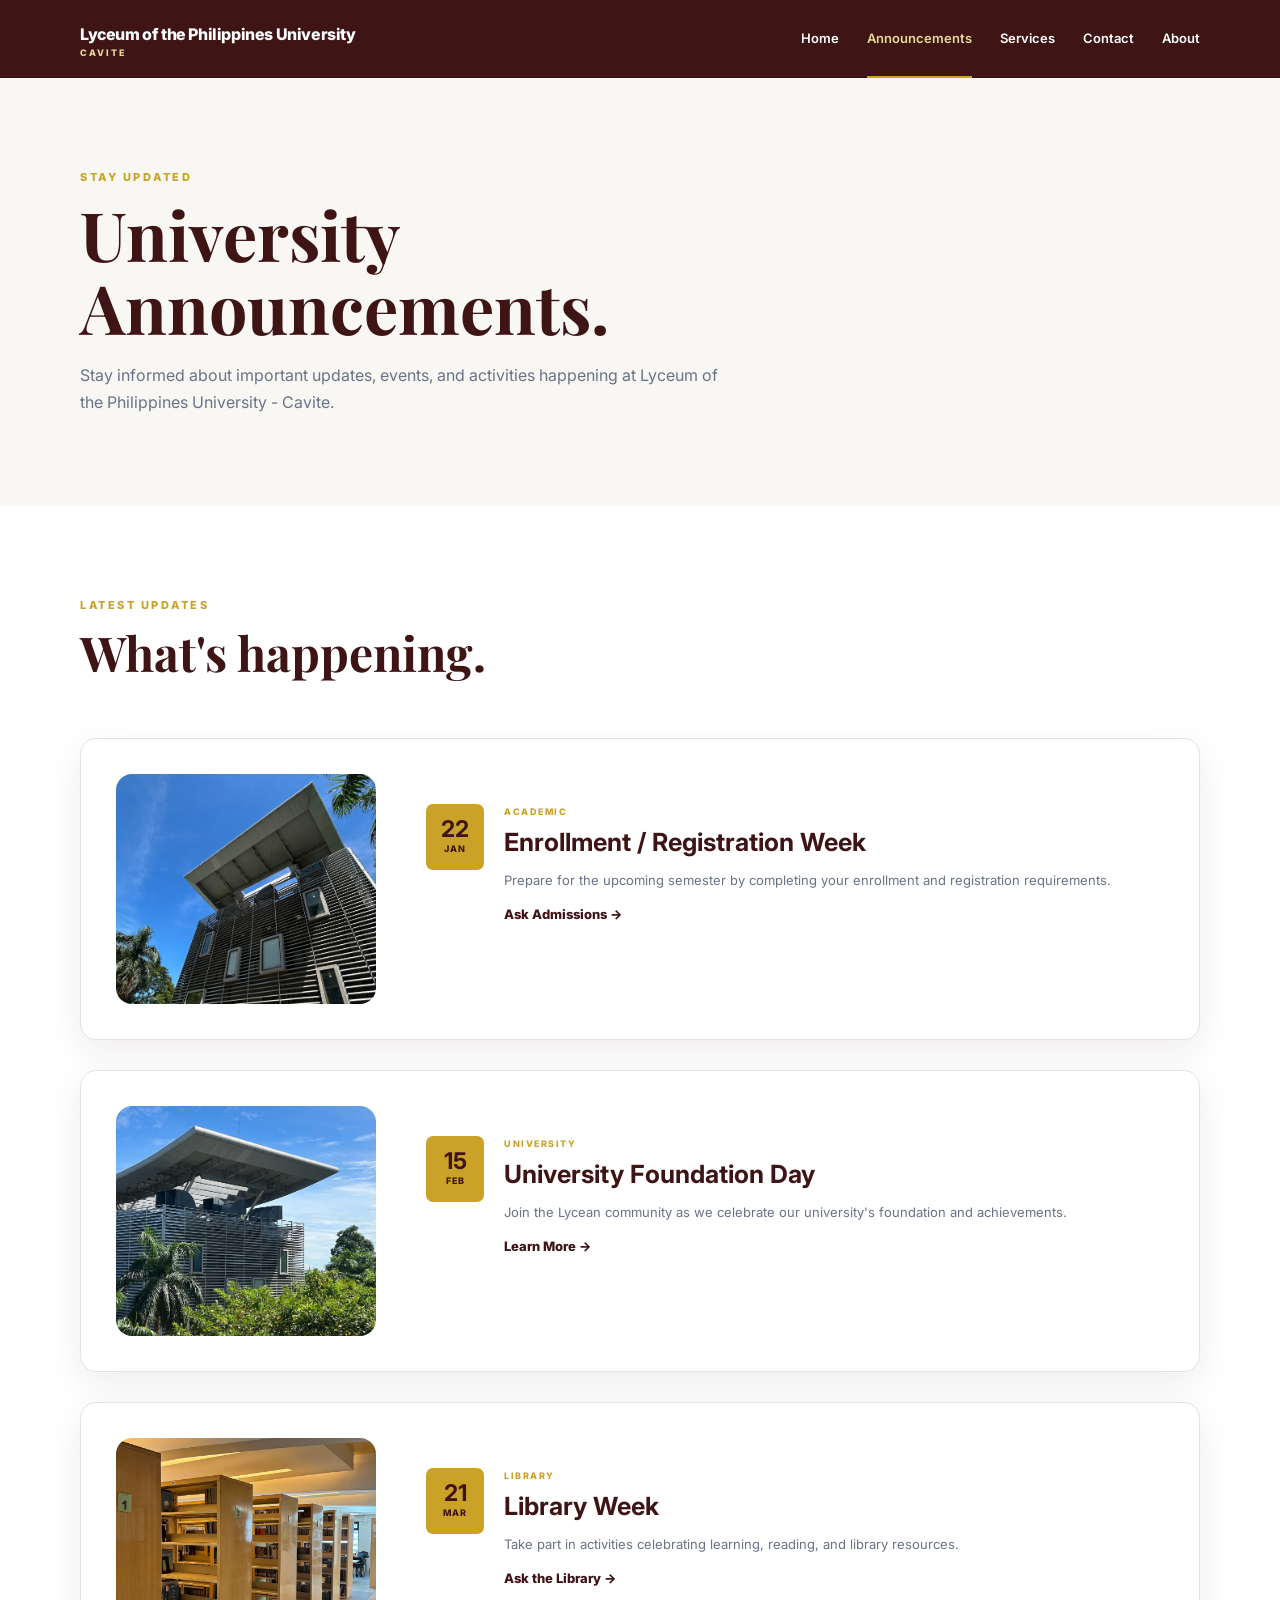
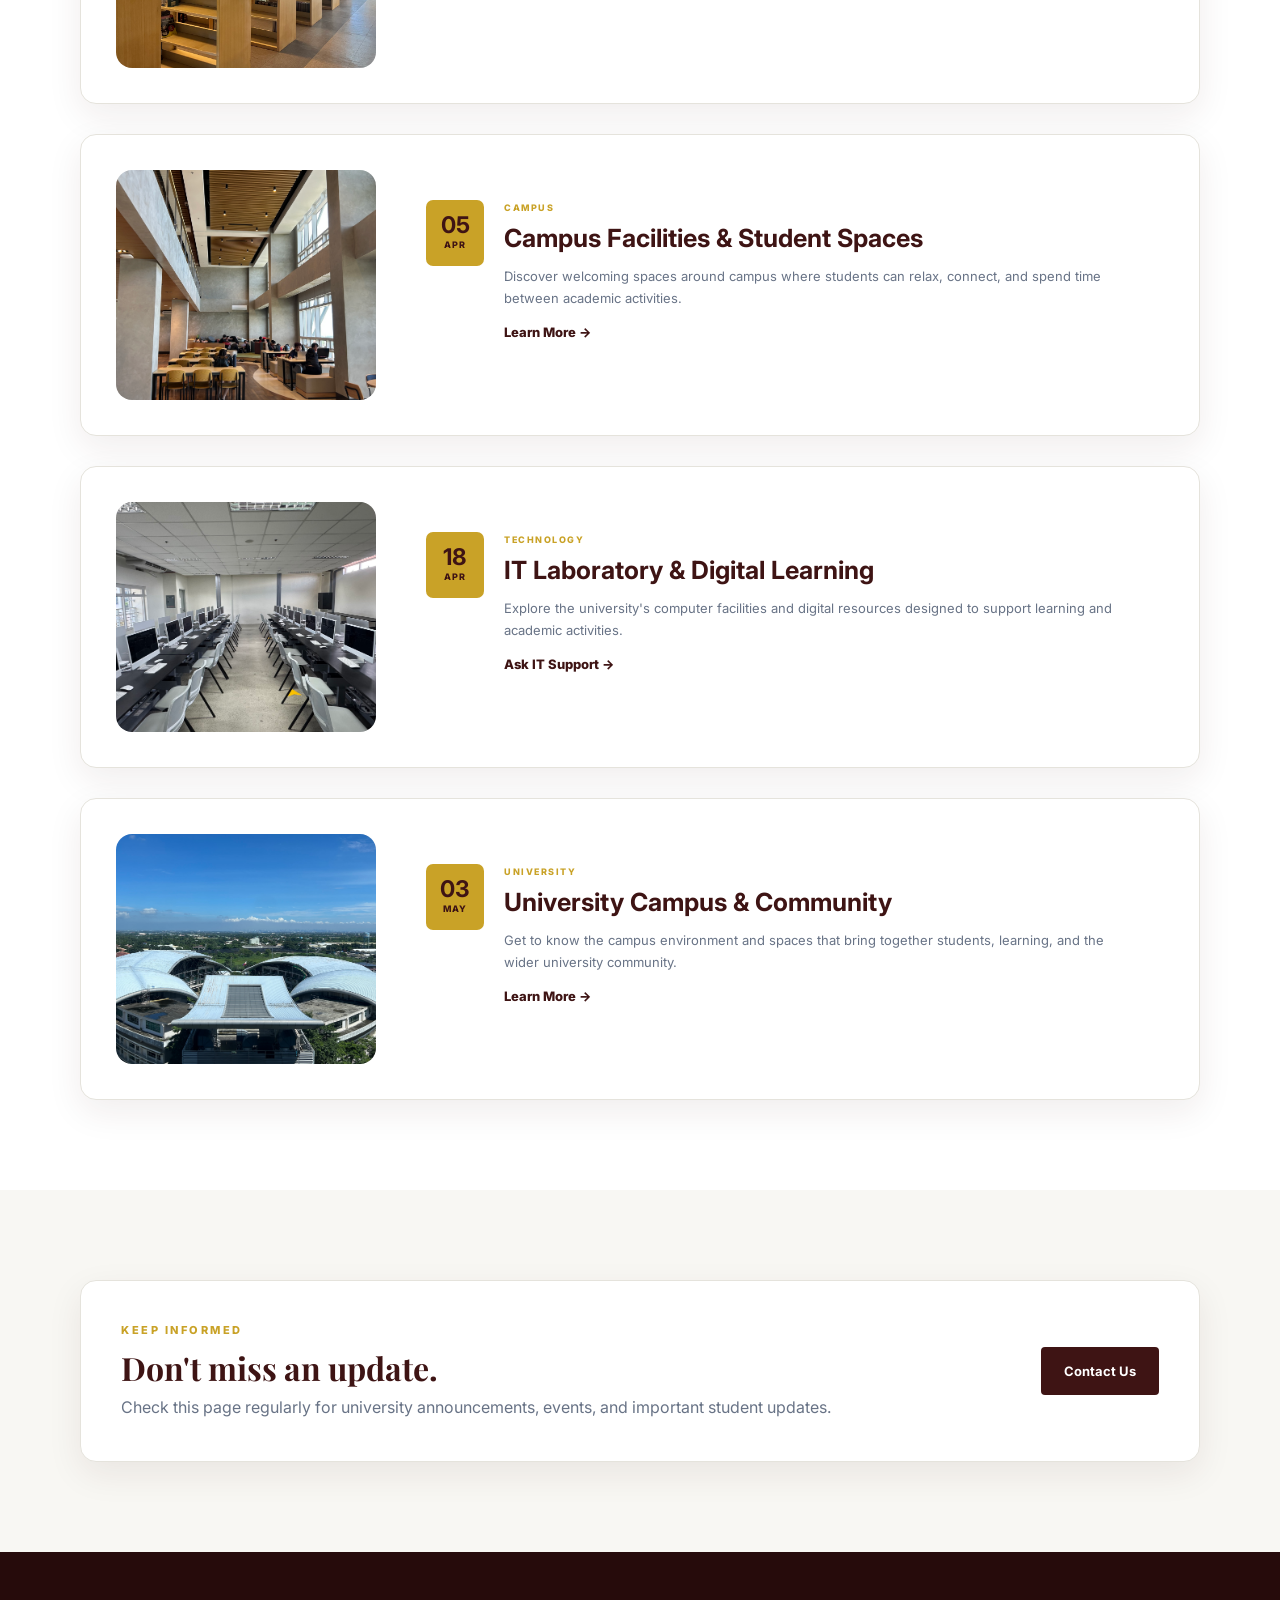
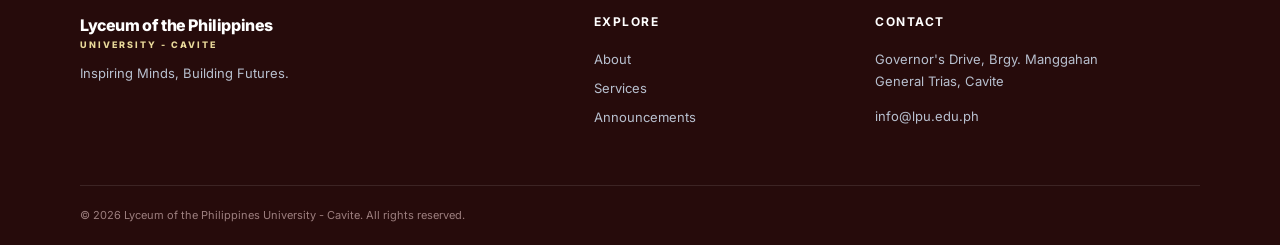
<file: LPU_HCI_Website/announcements.html>
<!DOCTYPE html>
<html lang="en">

<head>
    <meta charset="UTF-8">
    <meta name="viewport" content="width=device-width, initial-scale=1.0">

    <title>Announcements | Lyceum of the Philippines University - Cavite</title>

    <link rel="stylesheet" href="style.css">
</head>

<body>

    <!-- NAVIGATION -->
    <header class="site-header">
    <div class="container nav-wrap">
        <a class="logo" href="index.html">
        <span>Lyceum of the Philippines University <small>Cavite</small></span>
        </a>

        <input type="checkbox" id="menu-toggle" class="menu-toggle">

        <label for="menu-toggle" class="menu-icon">
        <span></span>
        <span></span>
        <span></span>
        <span class="sr-only">Toggle navigation</span>
        </label>

        <nav class="site-nav">
        <a href="index.html">Home</a>
        <a class="active" href="announcements.html">Announcements</a>
        <a href="services.html">Services</a>
        <a href="contact.html">Contact</a>
        <a href="about.html">About</a>
        </nav>
    </div>
    </header>

    <main>
        <section class="page-hero">
            <div class="container">
                <p class="eyebrow">STAY UPDATED</p>
                <h1>
                    University
                    <span>Announcements.</span>
                </h1>
                <p>
                    Stay informed about important updates, events,
                    and activities happening at Lyceum of the Philippines
                    University - Cavite.
                </p>
            </div>
        </section>


        <!-- ANNOUNCEMENTS -->
        <section class="section">
            <div class="container">
                <div class="section-heading">
                    <div>
                        <p class="eyebrow">LATEST UPDATES</p>
                        <h2>What's happening.</h2>
                    </div>
                </div>

                <div class="announcement-list">
                    <article class="announcement-card announcement-with-image">
                        <img src="images/IMG_5521.JPG" alt="University campus with students">
                        <div class="announcement-info">

                            <div class="date-badge">
                                <strong>22</strong>
                                <span>JAN</span>
                            </div>

                            <div>

                                <p class="tag">ACADEMIC</p>

                                <h2>
                                    Enrollment / Registration Week
                                </h2>

                                <p>
                                    Prepare for the upcoming semester by
                                    completing your enrollment and registration
                                    requirements.
                                </p>

                                <a class="text-link" href="contact.html">
                                    Ask Admissions →
                                </a>

                            </div>

                        </div>

                    </article>

                    <article class="announcement-card announcement-with-image">
                        <img
                            src="images/IMG_5474.JPG"
                            alt="University campus building">
                        <div class="announcement-info">

                            <div class="date-badge">
                                <strong>15</strong>
                                <span>FEB</span>
                            </div>

                            <div>

                                <p class="tag">UNIVERSITY</p>

                                <h2>
                                    University Foundation Day
                                </h2>

                                <p>
                                    Join the Lycean community as we celebrate
                                    our university's foundation and achievements.
                                </p>

                                <a class="text-link" href="contact.html">
                                    Learn More →
                                </a>

                            </div>

                        </div>

                    </article>


                    <!-- 3. SAME AS HOME -->
                    <article class="announcement-card announcement-with-image">

                        <img
                            src="images/IMG_5653.jpg"
                            alt="University library"
                        >

                        <div class="announcement-info">

                            <div class="date-badge">
                                <strong>21</strong>
                                <span>MAR</span>
                            </div>

                            <div>

                                <p class="tag">LIBRARY</p>

                                <h2>
                                    Library Week
                                </h2>

                                <p>
                                    Take part in activities celebrating
                                    learning, reading, and library resources.
                                </p>

                                <a class="text-link" href="contact.html">
                                    Ask the Library →
                                </a>

                            </div>

                        </div>

                    </article>


                    <!-- 4. ADDITIONAL -->
                    <article class="announcement-card announcement-with-image">

                        <img
                            src="images/IMG_5478.JPG"
                            alt="Student seating area on campus"
                        >

                        <div class="announcement-info">

                            <div class="date-badge">
                                <strong>05</strong>
                                <span>APR</span>
                            </div>

                            <div>

                                <p class="tag">CAMPUS</p>

                                <h2>
                                    Campus Facilities &amp; Student Spaces
                                </h2>

                                <p>
                                    Discover welcoming spaces around campus
                                    where students can relax, connect, and
                                    spend time between academic activities.
                                </p>

                                <a class="text-link" href="contact.html">
                                    Learn More →
                                </a>

                            </div>

                        </div>

                    </article>


                    <!-- 5. ADDITIONAL -->
                    <article class="announcement-card announcement-with-image">

                        <img
                            src="images/IMG_5684.jpg"
                            alt="University computer laboratory"
                        >

                        <div class="announcement-info">

                            <div class="date-badge">
                                <strong>18</strong>
                                <span>APR</span>
                            </div>

                            <div>

                                <p class="tag">TECHNOLOGY</p>

                                <h2>
                                    IT Laboratory &amp; Digital Learning
                                </h2>

                                <p>
                                    Explore the university's computer
                                    facilities and digital resources designed
                                    to support learning and academic activities.
                                </p>

                                <a class="text-link" href="contact.html">
                                    Ask IT Support →
                                </a>

                            </div>

                        </div>

                    </article>


                    <!-- 6. ADDITIONAL -->
                    <article class="announcement-card announcement-with-image">

                        <img
                            src="images/IMG_5491.JPG"
                            alt="Aerial view of the university campus"
                        >

                        <div class="announcement-info">

                            <div class="date-badge">
                                <strong>03</strong>
                                <span>MAY</span>
                            </div>

                            <div>

                                <p class="tag">UNIVERSITY</p>

                                <h2>
                                    University Campus &amp; Community
                                </h2>

                                <p>
                                    Get to know the campus environment and
                                    spaces that bring together students,
                                    learning, and the wider university community.
                                </p>

                                <a class="text-link" href="contact.html">
                                    Learn More →
                                </a>

                            </div>

                        </div>

                    </article>


                </div>

            </div>

        </section>


        <!-- CTA -->
        <section class="section soft-section">

            <div class="container">

                <div class="info-banner">

                    <div>

                        <p class="eyebrow">KEEP INFORMED</p>

                        <h2>
                            Don't miss an update.
                        </h2>

                        <p>
                            Check this page regularly for university
                            announcements, events, and important student updates.
                        </p>

                    </div>

                    <a class="btn btn-navy" href="contact.html">
                        Contact Us
                    </a>

                </div>

            </div>

        </section>

    </main>


    <!-- FOOTER -->
    <footer class="footer">

        <div class="container footer-grid">

            <div>

                <a class="logo footer-logo" href="index.html">
                    <span>
                        Lyceum of the Philippines
                        <small>University - Cavite</small>
                    </span>
                </a>
                <p>
                    Inspiring Minds, Building Futures.
                </p>
            </div>


            <div>

                <h4>Explore</h4>

                <a href="about.html">About</a>
                <a href="services.html">Services</a>
                <a href="announcements.html">Announcements</a>

            </div>


            <div>

                <h4>Contact</h4>

                <p>
                    Governor's Drive, Brgy. Manggahan
                    <br>
                    General Trias, Cavite
                </p>

                <p>
                    info@lpu.edu.ph
                </p>

            </div>

        </div>


        <div class="container copyright">

            © 2026 Lyceum of the Philippines University - Cavite.
            All rights reserved.

        </div>

    </footer>

</body>

</html>
</file>
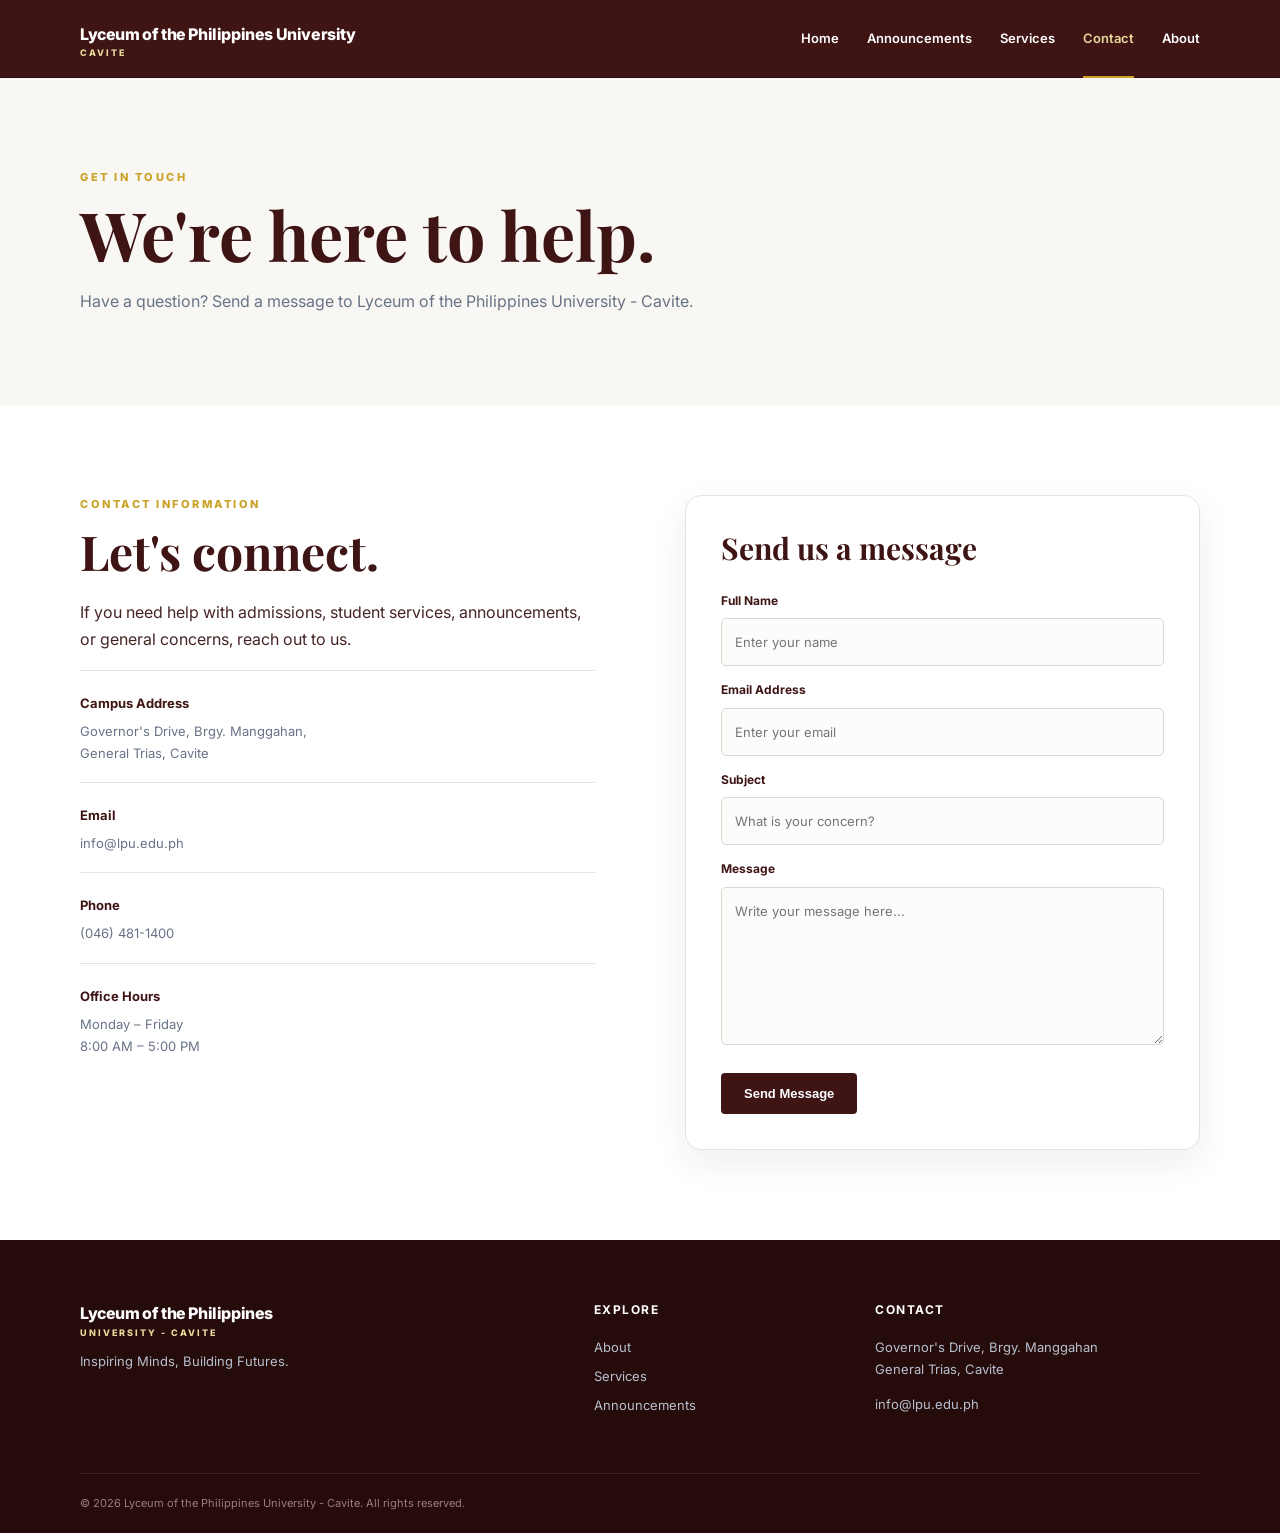
<file: LPU_HCI_Website/contact.html>
<!DOCTYPE html>
<html lang="en">
    <head>
        <meta charset="UTF-8">
        <meta name="viewport" content="width=device-width, initial-scale=1.0">
        <title>Contact | Lyceum of the Philippines University</title>
        <link rel="stylesheet" href="style.css">
    </head>
<body>

    <header class="site-header">
    <div class="container nav-wrap">
        <a class="logo" href="index.html">
        <span>Lyceum of the Philippines University <small>Cavite</small></span>
        </a>

        <input type="checkbox" id="menu-toggle" class="menu-toggle">

        <label for="menu-toggle" class="menu-icon">
        <span></span>
        <span></span>
        <span></span>
        <span class="sr-only">Toggle navigation</span>
        </label>

        <nav class="site-nav">
        <a href="index.html">Home</a>
        <a href="announcements.html">Announcements</a>
        <a href="services.html">Services</a>
        <a class="active" href="contact.html">Contact</a>
        <a href="about.html">About</a>
        </nav>
    </div>
    </header>

<main>
    <section class="page-hero">
        <div class="container">
            <p class="eyebrow">GET IN TOUCH</p>
            <h1>We're here to <span>help.
            </span>
            </h1>
            <p>Have a question? Send a message to 
            Lyceum of the Philippines University - Cavite.
            </p>
        </div>
    </section>
    <section class="section">
        <div class="container contact-grid">
            <div>
                <p class="eyebrow">CONTACT INFORMATION</p>
                <h2>Let's connect.</h2>
                <p>
                If you need help with admissions, student services, 
                announcements, or general concerns, reach out to us.
                </p>
                <div class="contact-item">
                    <strong>Campus Address</strong>
                    <p>Governor's Drive, Brgy. Manggahan,
                        <br> General Trias, Cavite
                    </p>
                </div>
                <div class="contact-item"><strong>Email</strong>
                    <p>info@lpu.edu.ph</p>
                </div>
                <div class="contact-item"><strong>Phone</strong>
                    <p>(046) 481-1400</p>
                </div>
                <div class="contact-item"><strong>Office Hours</strong>
                    <p>Monday – Friday<br>8:00 AM – 5:00 PM</p>
                </div>
            </div>
            <form class="contact-form" action="#" method="post">
                <h2>Send us a message</h2>
                <label for="name">Full Name</label>
                <input id="name" name="name" type="text" placeholder="Enter your name" required>
                <label for="email">Email Address</label>
                <input id="email" name="email" type="email" placeholder="Enter your email" required>
                <label for="subject">Subject</label>
                <input id="subject" name="subject" type="text" placeholder="What is your concern?" required>
                <label for="message">Message</label>
                <textarea id="message" name="message" rows="6" placeholder="Write your message here..." required></textarea>
                <button class="btn btn-navy" type="submit">Send Message</button>
            </form>
        </div>
    </section>
</main>
    <footer class="footer">
        <div class="container footer-grid">
            <div>
                <a class="logo footer-logo" href="index.html">
                    <span>Lyceum of the Philippines <small>University - Cavite</small></span>
                </a>
                <p>Inspiring Minds, Building Futures.</p>
            </div>
            <div>
                <h4>Explore</h4>
                <a href="about.html">About</a>
                <a href="services.html">Services</a>
                <a href="announcements.html">Announcements</a>
            </div>
            <div>
                <h4>Contact</h4>
                <p>Governor's Drive, Brgy. Manggahan
                <br>General Trias, Cavite</p>
                <p>info@lpu.edu.ph</p>
            </div>
        </div>
        <div class="container copyright">
            © 2026 Lyceum of the Philippines University - Cavite. 
            All rights reserved.
        </div>
    </footer>
</body>
</html>
</file>
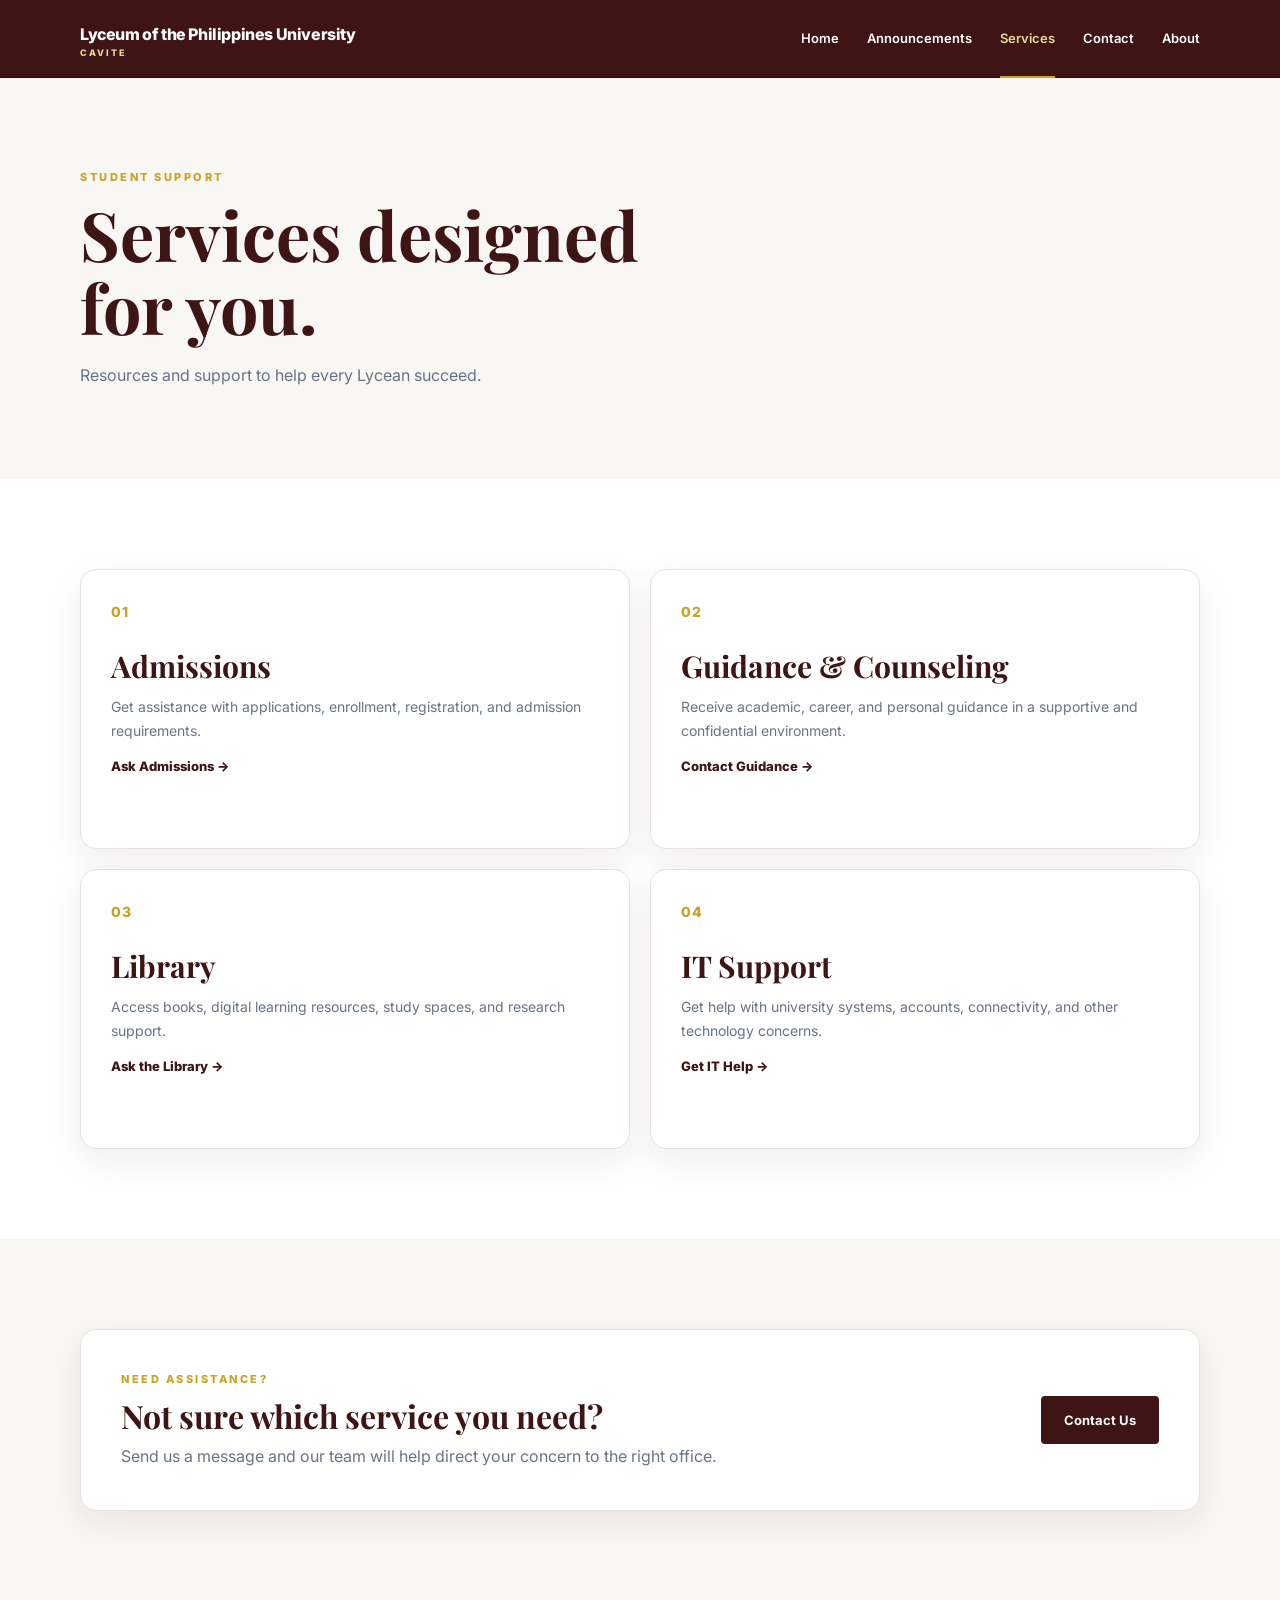
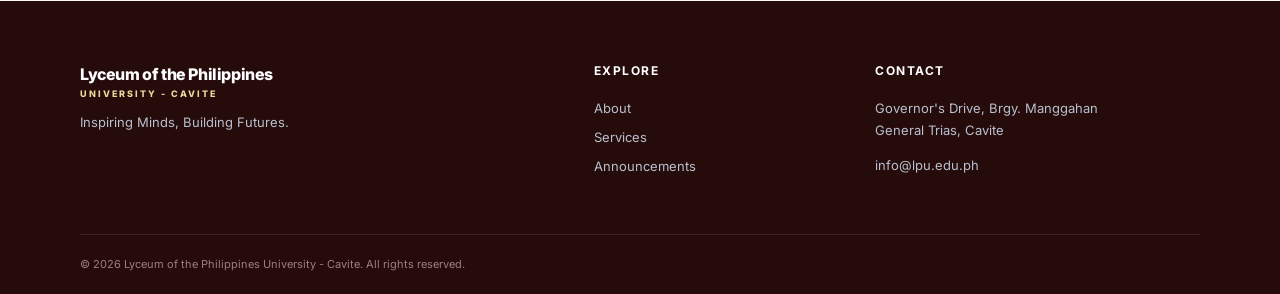
<file: LPU_HCI_Website/services.html>
<!DOCTYPE html>
<html lang="en">
    <head>
        <meta charset="UTF-8">
        <meta name="viewport" content="width=device-width, initial-scale=1.0">
        <title>Student Services | Lyceum of the Philippines University - Cavite</title>
        <link rel="stylesheet" href="style.css">
    </head>
<body>

    <header class="site-header">
    <div class="container nav-wrap">
        <a class="logo" href="index.html">
        <span>Lyceum of the Philippines University <small>Cavite</small></span>
        </a>

        <input type="checkbox" id="menu-toggle" class="menu-toggle">

        <label for="menu-toggle" class="menu-icon">
        <span></span>
        <span></span>
        <span></span>
        <span class="sr-only">Toggle navigation</span>
        </label>

        <nav class="site-nav">
        <a href="index.html">Home</a>
        <a href="announcements.html">Announcements</a>
        <a class="active" href="services.html">Services</a>
        <a href="contact.html">Contact</a>
        <a href="about.html">About</a>
        </nav>
    </div>
    </header>

    <main>
        <section class="page-hero">
            <div class="container">
                <p class="eyebrow">STUDENT SUPPORT</p>
                <h1>Services designed <span><br>for you.</span></h1>
                <p>Resources and support to help every Lycean succeed.</p>
            </div>
        </section>
        <section class="section">
            <div class="container">
                <div class="card-grid two">
                    <article class="large-service-card">
                        <div class="service-number">01</div>
                        <h2>Admissions</h2>
                        <p>
                            Get assistance with applications, enrollment, 
                            registration, and admission requirements.
                        </p>
                            <a class="text-link" href="contact.html">Ask Admissions →</a>
                    </article>
                    <article class="large-service-card">
                        <div class="service-number">02</div>
                        <h2>Guidance & Counseling</h2>
                        <p>
                            Receive academic, career, and personal guidance 
                            in a supportive and confidential environment.
                        </p>
                        <a class="text-link" href="contact.html">Contact Guidance →</a>
                    </article>
                    <article class="large-service-card">
                        <div class="service-number">03</div>
                        <h2>Library</h2>
                        <p>
                            Access books, digital learning resources, 
                            study spaces, and research support.
                        </p>
                        <a class="text-link" href="contact.html">Ask the Library →</a>
                    </article>
                    <article class="large-service-card">
                        <div class="service-number">04</div>
                        <h2>IT Support</h2>
                        <p>
                            Get help with university systems,
                            accounts, connectivity, and other technology concerns.
                        </p>
                        <a class="text-link" href="contact.html">Get IT Help →</a>
                    </article>
                </div>
            </div>
        </section>
        <section class="section soft-section">
            <div class="container">
                <div class="info-banner">
                    <div>
                        <p class="eyebrow">NEED ASSISTANCE?</p>
                        <h2>Not sure which service you need?</h2>
                        <p>
                            Send us a message and our team will help 
                        direct your concern to the right office.
                        </p>
                    </div>
                    <a class="btn btn-navy" href="contact.html">Contact Us</a>
                </div>
            </div>
        </section>
    </main>
    <footer class="footer">
        <div class="container footer-grid">
            <div>
                <a class="logo footer-logo" href="index.html">
                    <span>
                        Lyceum of the Philippines 
                        <small>University - Cavite</small>
                    </span></a><p>Inspiring Minds, Building Futures.
                    </p>
            </div>
            <div>
                <h4>Explore</h4>
                <a href="about.html">About</a>
                <a href="services.html">Services</a>
                <a href="announcements.html">Announcements</a>
            </div>
            <div>
                <h4>Contact</h4>
                <p>
                    Governor's Drive, Brgy. Manggahan
                    <br> General Trias, Cavite
                </p>
                <p>info@lpu.edu.ph</p>
            </div>
        </div>
        <div class="container copyright">
        © 2026 Lyceum of the Philippines University - Cavite. 
        All rights reserved.
        </div>
    </footer>
</body>
</html>
</file>
<file: LPU_HCI_Website/style.css>
@import url('https://fonts.googleapis.com/css2?family=Inter:wght@400;500;600;700;800&family=Playfair+Display:wght@600;700&display=swap');

:root{
    --navy:#3e1414;
    --navy2:#2b0d0d;
    --gold:#c9a227;
    --gold-light:#e9d99a;
    --ivory:#f8f7f3;
    --white:#fff;
    --text:#472525;
    --muted:#687386;
    --line:#e5e3dc;
    --shadow:0 12px 35px rgba(61, 20, 20, 0.08);
    --radius:16px
}
*{
    box-sizing:border-box
}
html{
    scroll-behavior:smooth
}
body{
    margin:0;
    font-family:Inter,Arial,sans-serif;
    color:var(--text);
    background:var(--white);
    line-height:1.7
}
a{
    text-decoration:none;
    color:inherit
}
.container{
    width:min(1120px,calc(100% - 40px));
    margin:auto
}

.site-header{
    height:78px;
    background:var(--navy);
    border-bottom:1px solid var(--navy2);
    display:flex;
    align-items:center;
    position:sticky;
    top:0;
    z-index:20
}
.nav-wrap{
    display:flex;
    align-items:center;
    justify-content:space-between;
    gap:30px
}
.logo{
    display:flex;
    align-items:center;
    gap:11px;
    font-weight:800;
    color:var(--white);
    letter-spacing:-.4px
}
.logo small{
    display:block;
    font-size:9px;
    letter-spacing:2px;
    text-transform:uppercase;
    color: #e9d99a;line-height:1
}

.logo-mark{
    width:40px;
    height:40px;
    border:2px solid var(--gold);
    display:grid;
    place-items:center;
    font-family:Georgia,serif;
    font-size:13px;
    color:var(--navy)
}

nav{
    display:flex;
    gap:28px
}
nav a{
    font-size:13px;
    font-weight:600;
    color:var(--white);
    padding:27px 0;
    border-bottom:2px solid transparent
}
nav a:hover,nav a.active{
    color:var(--gold-light);
    border-bottom-color:var(--gold)
}

.hero{
    min-height:650px;
    position:relative;
    display:flex;
    align-items:center;
    overflow:hidden;
    background:var(--navy)
}
.hero-image {
    position: absolute;
    inset: 0;
    width: 100%;
    height: 100%;
    overflow: hidden;
}
.hero-image img {
    width: 100%;
    height: 100%;
    object-fit: cover;
    object-position: center;
    display: block;
}
.hero-image:after{
    position:absolute;
    inset:0;
    display:grid;
    place-items:center;
    color:rgba(255,255,255,.2);
    font-size:12px;
    letter-spacing:4px
}
.hero-overlay{
    position:absolute;
    inset:0;
    background:
    linear-gradient
    (90deg,rgba(43, 13, 13, 0.92) 
        0%,rgba(43, 13, 13, 0.72) 
        48%,rgba(43, 13, 13, 0.2) 
        100%)
}

.hero-content {
    position: relative;
    padding: 90px 0;
}

.eyebrow {
    font-size: 11px;
    letter-spacing: 2.5px;
    font-weight: 800;
    color: var(--gold);
    margin: 0 0 10px;
}

.hero h1 {
    font-family: 'Playfair Display', Georgia, serif;
    font-size: clamp(44px, 6vw, 76px);
    line-height: 1.06;
    margin: 0 0 22px;
    max-width: 780px;
}

.hero h1 .welcome-text {
    color: #e9d99a;
    font-weight: 400;
}

.hero h1 .university-name {
    color: #fff;
    font-weight: 700;
}


.hero p:not(.eyebrow) {
    max-width: 590px;
    font-size: 18px;
    color: #e9d99a;
    margin-bottom: 32px;
}

.btn{
    display:inline-block;
    border:0;
    padding:13px 23px;
    border-radius:4px;
    font-size:13px;
    font-weight:700;
    cursor:pointer;
    transition:.2s
}
.btn-gold{
    background:var(--gold);
    color:var(--navy)
}
.btn-gold:hover{
    background:#dfbf4d;
    transform:translateY(-2px)
}
.btn-navy{
    background:var(--navy);
    color:#fff
}
.btn-navy:hover{
    background:var(--navy2)
}
.btn-outline{
    border:1px solid rgba(255,255,255,.55);
    color:#fff
}
.btn-outline:hover{
    background:#fff;
    color:var(--navy)
}
.section{
    padding:90px 0
}
.soft-section{
    background:var(--ivory)
}
.two-column{
    display:grid;
    grid-template-columns:1fr 1fr;
    gap:80px;
    align-items:center
}
.intro h2,.section h2{
    font-family:'Playfair Display',Georgia,serif;
    font-size:clamp(32px,4vw,48px);
    line-height:1.15;color:var(--navy);
    margin:0 0 20px
}
.intro p:not(.eyebrow){
    color:var(--muted)
}
.text-link{
    font-size:13px;
    font-weight:800;
    color:var(--navy);
    display:inline-block;
    margin-top:12px
}
.text-link:hover{
    color:var(--gold)
}
.section-heading{
    display:flex;
    align-items:end;
    justify-content:space-between;
    gap:20px;
    margin-bottom:38px
}
.section-heading .text-link{
    margin:0
}
.card-grid{
    display:grid;
    gap:20px
}
.card-grid.four{
    grid-template-columns:repeat(4,1fr)
}
.card-grid.three{
    grid-template-columns:repeat(3,1fr)
}
.card-grid.two{
    grid-template-columns:repeat(2,1fr)
}
.service-card,.value-card,.large-service-card{
    background:#fff;
    border:1px solid var(--line);
    padding:30px;
    box-shadow:var(--shadow);
    border-radius:var(--radius)
}
.service-card{
    min-height:255px
}
.icon,.service-number{
    font-size:12px;
    font-weight:800;
    color:var(--gold);
    letter-spacing:1px;
    margin-bottom:25px
}
.service-card h3,.value-card h3{
    font-size:18px;
    color:var(--navy);
    margin:0 0 10px
}
.service-card p,.value-card p,.large-service-card p{
    font-size:14px;
    color:var(--muted);
    margin:0
}
.announcement-grid{
    display:grid;
    grid-template-columns:repeat(3,1fr);
    gap:20px
}
.announcement-card{
    display:flex;
    gap:20px;
    background:#fff;
    border:1px solid var(--line);
    padding:25px;
    box-shadow:var(--shadow);
    border-radius:var(--radius)
}
.date-badge{
    width:58px;
    height:66px;
    min-width:58px;
    background:var(--gold);
    color:var(--navy);
    display:flex;
    flex-direction:column;
    align-items:center;
    justify-content:center;
    border-radius:7px
}
.date-badge strong{
    font-size:23px;
    line-height:1
}
.date-badge span{
    font-size:9px;
    font-weight:800;
    letter-spacing:1px
}
.tag{
    font-size:9px;
    letter-spacing:1.5px;
    font-weight:800;
    color:var(--gold);
    margin:0 0 7px
}
.announcement-card h3,.announcement-card h2{
    font-family:Inter,sans-serif;
    font-size:16px;
    line-height:1.35;
    margin:0 0 9px;
    color:var(--navy)
}
.announcement-card p:not(.tag){
    font-size:13px;
    color:var(--muted);
    margin:0
}
.cta{
    background:var(--navy);
    color:#fff;
    padding:60px 0
}
.cta-inner{
    display:flex;
    align-items:center;
    justify-content:space-between;
    gap:30px
}
.cta h2{
    color:#fff;
    font-family:'Playfair Display',Georgia,serif;
    font-size:38px;
    margin:0
}
.footer{
    background:#260b0b;
    color:#b8c0cf;
    padding:60px 0 0
}
.footer-grid{
    display:grid;
    grid-template-columns:2fr 1fr 1.4fr;
    gap:50px;
    padding-bottom:45px
}
.footer-logo{
    color:#fff
}
.footer h4{
    color:#fff;
    font-size:12px;
    text-transform:uppercase;
    letter-spacing:1.5px;
    margin:0 0 15px
}
.footer a:not(.logo){
    display:block;
    font-size:13px;
    margin:7px 0;
    color:#b8c0cf
}
.footer p{
    font-size:13px
}
.copyright{
    border-top:1px solid rgba(255,255,255,.1);
    padding:20px 0;
    font-size:11px;
    color:#9c7e7e
}
.page-hero{
    background:var(--ivory);
    padding:90px 0
}
.page-hero h1{
    font-family:'Playfair Display',Georgia,serif;
    font-size:clamp(42px,6vw,68px);
    line-height:1.08;
    color:var(--navy);
    max-width:800px;
    margin:0 0 18px
}
.page-hero p:not(.eyebrow){
    max-width:650px;
    color:var(--muted);
    margin:0
}
.about-layout{
    align-items:stretch
}
.photo-placeholder{
    min-height:440px;
    background:#e9e7df url('images/about-campus.jpg') center/cover;
    border-radius:var(--radius);
    display:flex;
    flex-direction:column;
    align-items:center;
    justify-content:center;
    color:#777;
    text-align:center;
    letter-spacing:2px
}
.photo-placeholder small{
    letter-spacing:0;
    font-size:12px;
    margin-top:5px
}
.large-service-card{
    min-height:280px
}
.large-service-card h2{
    font-family:'Playfair Display',Georgia,serif;
    font-size:30px;
    margin:0 0 12px
}
.service-number{
    font-size:14px
}
.info-banner{
    background:#fff;
    border:1px solid var(--line);
    box-shadow:var(--shadow);
    border-radius:var(--radius);
    padding:40px;
    display:flex;
    align-items:center;
    justify-content:space-between;
    gap:30px
}
.info-banner h2{
    font-size:32px;
    margin-bottom:8px
}
.info-banner p:not(.eyebrow){
    color:var(--muted);
    margin:0
}
.announcement-list{
    display:grid;
    gap:20px
}
.announcement-list .announcement-card{
    padding:35px
}
.announcement-list .announcement-card h2{
    font-size:25px
}
.contact-grid{
    display:grid;
    grid-template-columns:1fr 1fr;
    gap:90px
}
.contact-item{
    border-top:1px solid var(--line);
    padding:18px 0
}
.contact-item strong{
    font-size:13px;
    color:var(--navy)
}
.contact-item p{
    font-size:13px;
    color:var(--muted);
    margin:4px 0 0
}
.contact-form{
    background:#fff;
    border:1px solid var(--line);
    padding:35px;
    box-shadow:var(--shadow);
    border-radius:var(--radius)
}
.contact-form h2{
    font-family:'Playfair Display',Georgia,serif;
    font-size:30px;
    margin-bottom:25px
}
.contact-form label{
    display:block;
    font-size:12px;
    font-weight:700;
    color:var(--navy);
    margin:14px 0 7px
}
.contact-form input,.contact-form textarea{
    width:100%;
    border:1px solid #d9d8d2;
    border-radius:5px;
    padding:12px 13px;
    font:inherit;
    font-size:13px;
    outline:none;
    background:#fcfcfa
}
.contact-form input:focus,.contact-form textarea:focus{
    border-color:var(--gold)
}
.contact-form .btn{
    margin-top:20px
}
.form-note{
    font-size:10px!important;
    color:#8a919d!important;
    margin-top:14px!important}

@media(max-width:900px){nav{gap:15px}
.card-grid.four{
    grid-template-columns:repeat(2,1fr)
}
.announcement-grid{
    grid-template-columns:1fr
}
.two-column,.contact-grid{
    grid-template-columns:1fr;
    gap:45px
}
.footer-grid{
    grid-template-columns:1fr 1fr
}
.hero{min-height:600px}}
@media(max-width:650px){
    .site-header{
        height:auto;padding:14px 0
    }
    .nav-wrap{
        align-items:flex-start;
        flex-direction:column
    }
    .logo{
        font-size:14px
    }
    nav{
        width:100%;
        overflow-x:auto;
        gap:20px
    }
    nav a{
        padding:6px 0;
        white-space:nowrap
    }
    .hero-content{
        padding:70px 0
    }
    .hero h1{
        font-size:45px
    }
    .section{
        padding:65px 0
    }
    .card-grid.four,.card-grid.three,.card-grid.two{
        grid-template-columns:1fr
    }
    .section-heading,.cta-inner,.info-banner{
        align-items:flex-start;
        flex-direction:column
    }
    .page-hero{
        padding:65px 0
    }
    .page-hero h1{
        font-size:45px
    }
    .footer-grid{
        grid-template-columns:1fr
    }
    .contact-grid{
        gap:35px
    }
    .contact-form{
        padding:25px
    }
}


/* -- about page styles -- */
.about-page section[id]{
    scroll-margin-top:130px
}
.about-page .section p:not(.eyebrow):not(.tag){
    color:var(--muted);
    text-align:justify;
}
.about-page .cta p:not(.eyebrow){
    color:#fff
}

/* in page nav */

.about-subnav{
    position:sticky;
    top:78px;
    z-index:15;
    background:#fff;
    border-bottom:1px solid var(--line)
}

.about-subnav .container{
    display:flex;
    justify-content:center;
    gap:28px;
    overflow-x:auto
}

.about-subnav a{
    font-size:12px;
    font-weight:600;
    color:#755c5c;
    padding:15px 0;
    white-space:nowrap;
    border-bottom:2px solid transparent
}

.about-subnav a:hover{
    color:var(--gold);
    border-bottom-color:var(--gold)
}


/* Desktop: preserve original navigation */
.about-menu-toggle,
.about-menu-label {
    display: none;
}

.about-subnav-links {
    display: contents;
}

/* active section */
body:has(#legacy:target) .about-subnav a[href="#legacy"],
body:has(#profile:target) .about-subnav a[href="#profile"],
body:has(#recognition:target) .about-subnav a[href="#recognition"],
body:has(#history:target) .about-subnav a[href="#history"],
body:has(#vision-mission:target) .about-subnav a[href="#vision-mission"],
body:has(#values:target) .about-subnav a[href="#values"],
body:has(#philosophy:target) .about-subnav a[href="#philosophy"],
body:has(#policy:target) .about-subnav a[href="#policy"],
body:has(#objectives:target) .about-subnav a[href="#objectives"],
body:has(#president:target) .about-subnav a[href="#president"],
body:has(#officials:target) .about-subnav a[href="#officials"],
body:has(#why-lpu:target) .about-subnav a[href="#why-lpu"] {
    color: var(--gold);
    border-bottom-color: var(--gold);
}

/* legacy and motto */
.motto {
    margin: 32px 0 0;
    padding: 6px 0 6px 24px;
    border-left: 3px solid var(--gold);
}

.motto p {
    font-family: 'Playfair Display', Georgia, serif;
    font-size: 24px;
    line-height: 1.3;
    color: var(--navy) !important;
    margin: 0 0 10px;
}

.motto footer {
    font-size: 13px;
    line-height: 1.6;
    color: var(--muted);
}


/* legacy layout */
.legacy-layout {
    display: grid;
    grid-template-columns: 1.1fr 0.9fr;
    gap: 64px;
    align-items: start;
}

.legacy-content,
.legacy-sidebar {
    min-width: 0;
}


/* legacy photo */
.legacy-photo {
    margin: 0;
    position: static;
    top: 140px;
}

.legacy-photo img {
    display: block;
    width: 100%;
    height: auto;
    border-radius: var(--radius);
    box-shadow: var(--shadow);
}

.legacy-photo figcaption {
    margin-top: 14px;
    font-size: 13px;
    line-height: 1.6;
    color: var(--muted);
}

.legacy-extra {
    margin-top: 28px;
}

.legacy-extra p {
    line-height: 1.8;
}


@media (max-width: 768px) {
    .legacy-layout {
        grid-template-columns: 1fr;
        gap: 32px;
    }

    .legacy-sidebar {
        max-width: 560px;
    }

    .legacy-photo {
        position: static;
    }

    .legacy-photo img {
        width: 100%;
        height: auto;
    }

    .legacy-extra {
        margin-top: 24px;
    }
}

/* university profile */
.profile-body{
    margin-top:50px;
    gap:60px;
    align-items:start
}
.profile-body p{
    margin:0
}
.highlight-grid{
    margin-top:60px
}
.highlight-card{
    margin:0
}
.highlight-card img{
    display:block;
    width:100%;
    height:180px;
    object-fit:cover;
    border-radius:10px;
    margin-bottom:20px
}
.highlight-card figcaption p{
    font-size:14px;
    margin:0 0 10px
}
.highlight-card figcaption p:last-child{
    margin:0
}

/* recognition */
.section-note {
  max-width: 680px;
  margin: 0 0 26px;
}

.recognition-list {
  list-style: none;
  margin: 0;
  padding: 0;
  display: grid;
  grid-template-columns: repeat(2, minmax(0, 1fr));
  gap: 14px;
}

.recognition-list li {
  border: 1px solid var(--line);
  border-left: 3px solid var(--line);
  border-radius: 10px;
  overflow: hidden;
  background: #fff;
  transition: transform 0.2s ease, box-shadow 0.2s ease,
              border-color 0.2s ease;
}

.recognition-list li:hover {
  transform: translateY(-3px);
  box-shadow: var(--shadow);
  border-left-color: var(--gold);
}

.recognition-list li a {
  position: relative;
  display: flex;
  flex-direction: column;
  gap: 8px;
  height: 100%;
  padding: 20px;
  padding-right: 44px;
  color: var(--navy);
  text-decoration: none;
  font-size: 14px;
  line-height: 1.6;
}

.recognition-list li a strong {
  font-size: 15px;
  font-weight: 700;
}

.recognition-list li a > span:not(.recognition-icon) {
  font-weight: 400;
}

.recognition-list li:hover .recognition-icon {
  color: var(--gold);
  transform: translate(2px, -2px);
}

.recognition-list li a:focus-visible {
  outline: 2px solid var(--gold);
  outline-offset: -4px;
  border-radius: 10px;
}

@media (max-width: 768px) {
  .recognition-list {
    grid-template-columns: 1fr;
  }
}

/* history */
.history-image {
    height: 100%;
    min-height: 280px;
    border-radius: var(--radius);
    overflow: hidden;
}

.history-image img {
    width: 100%;
    height: 100%;
    min-height: 280px;
    object-fit: cover;
    display: block;
}

@media (max-width: 768px) {
    .history-image {
        min-height: 220px;
    }

    .history-image img {
        min-height: 220px;
    }
}

/* core values */
.values-grid{
    display:grid;
    grid-template-columns:repeat(7,1fr);
    gap:14px
}
.values-grid .value-card{
    padding:24px 12px;
    text-align:center
}
.values-grid .icon{
    font-family:'Playfair Display',Georgia,serif;
    font-size:40px;
    line-height:1;
    letter-spacing:0;
    margin-bottom:14px
}
.values-grid .value-card h3{
    font-size:14px;
    margin:0
}
 
/* vision mission */
#vision-mission .card-grid.two {
    grid-template-columns: 0.9fr 1.1fr;
    align-items: start;
}

.vision-column {
    display: flex;
    flex-direction: column;
    gap: 20px; 
}

.vision-column img,
.vision-image-wrap img {
    display: block;
    width: 100%;
    height: 300px; 
    object-fit: cover;
    border-radius: var(--radius);
    box-shadow: var(--shadow);
}

#vision-mission .large-service-card {
    height: fit-content;
    min-height: 0;
    align-self: start;
}

.mission-list {
    list-style: none;
    margin: 18px 0 0;
    padding: 0;
}

.mission-list li {
    font-size: 14px;
    color: var(--muted);
    padding: 10px 0 5px;
    border-top: 1px solid var(--line);
}

.mission-list strong {
    display: block;
    font-size: 12px;
    letter-spacing: 1px;
    text-transform: uppercase;
    color: var(--navy);
}

/* educational philosophy and policy */
.education-grid {
    display: grid;
    grid-template-columns: repeat(2, minmax(0, 1fr));
    gap: 64px;
    align-items: start;
}

.education-block {
    position: relative;
    padding: 36px 0 20px;
    border-top: 2px solid var(--gold);
}

.education-number {
    display: inline-block;
    margin-bottom: 28px;
    color: var(--gold);
    font-size: 13px;
    font-weight: 700;
    letter-spacing: 2px;
}

.education-block .eyebrow {
    margin-bottom: 14px;
    font-size: 11px;
    font-weight: 700;
    letter-spacing: 1.8px;
    line-height: 1.8;
}

.education-block h2 {
    margin: 0 0 26px;
    font-size: clamp(26px, 2.5vw, 36px);
    line-height: 1.2;
    letter-spacing: -0.7px;
}

.education-copy p {
    margin: 0 0 18px;
    font-size: 15px;
    line-height: 1.9;
    color: var(--muted);
    text-align: left;
}

.education-copy p:last-child {
    margin-bottom: 0;
}

/* responsive layout */
@media (max-width: 768px) {
    .education-grid {
        grid-template-columns: 1fr;
        gap: 48px;
    }

    .education-block {
        padding-top: 26px;
    }

    .education-number {
        margin-bottom: 20px;
    }

    .education-block h2 {
        font-size: 29px;
    }
}

/* objectives */
#objectives .eyebrow {
    margin-bottom: 8px;
}

#objectives h2 {
    margin-top: 0;
    margin-bottom: -25px;
}

#objectives .section-note {
    margin-top: 0;
    margin-bottom: 0;
    line-height: 1.5;
}

.objectives-list {
    list-style: none;
    counter-reset: obj;
    margin: 28px 0 0;
    padding: 0;
    display: grid;
    grid-template-columns: repeat(2, minmax(0, 1fr));
    gap: 16px;
}

.objectives-list li {
    counter-increment: obj;
    position: relative;
    background: #fff;
    border: 1px solid #DCCBA6;
    border-radius: var(--radius);
    padding: 24px 24px 24px 68px;

    font-size: 14px;
    line-height: 1.8;
    color: var(--muted);
}

.objectives-list li::before {
    content: counter(obj);
    position: absolute;
    left: 24px;
    top: 20px;

    font-family: 'Playfair Display', Georgia, serif;
    font-size: 26px;
    font-weight: 700;
    line-height: 1.2;
    color: var(--gold);
}

.objectives-list strong {
    display: inline;
    font-size: 13px;
    letter-spacing: 0.3px;
    color: var(--navy);
}

.objectives-bottom {
    width: 100%;
    margin-top: 28px;
    padding-top: 18px;
    border-top: 1px solid var(--line);
}

.policy-meta {
    margin: 0 0 0 auto;
    font-size: 12px;
    line-height: 1.8;
    max-width: 760px;
    color: var(--muted);
    text-align: right;
}

/* mobile */
@media (max-width: 768px) {
    .objectives-list {
        grid-template-columns: 1fr;
        gap: 12px;
    }

    .objectives-list li {
        padding: 22px 20px 22px 60px;
    }

    .objectives-list li::before {
        left: 20px;
        top: 19px;
    }

    .policy-meta {
        text-align: left;
    }
}
 
/* president's message */
#president .two-column {
    grid-template-columns: 3fr 7fr;
    gap: 40px;
    align-items: start;
}

.president-photo{
    margin:0;
    align-self:start;
    position:sticky;
    top:150px
}
.president-photo img{
    display:block;
    width:95%;
    border-radius:var(--radius);
    box-shadow:var(--shadow)
}
.president-photo figcaption{
    margin-top:16px;
    font-size:13px;
    color:var(--muted)
}
.president-photo strong{
    color:var(--navy)
}
.president-message p:not(.eyebrow){
    max-width:640px
}
.signature{
    margin-top:30px!important;
    padding-top:20px;
    border-top:1px solid var(--line);
    font-size:14px
}
.signature strong{
    font-family:'Playfair Display',Georgia,serif;
    font-size:20px;
    color:var(--navy)
}

.source-note {
  margin-top: 24px !important;
  padding-top: 14px;
  border-top: 1px solid var(--line);
  font-size: 12px;
  line-height: 1.6;
  color: var(--muted);
}

.source-note a {
  color: var(--navy);
  text-underline-offset: 3px;
}

.source-note a:hover {
  color: var(--gold);
}

@media (max-width: 768px) {
    #president .two-column {
        grid-template-columns: 1fr;
        gap: 32px;
    }

    .president-photo {
        position: static;
        width: 100%;
        max-width: 420px;
        margin: 0 auto;
    }

    .president-photo img {
        width: 100%;
    }

    .president-photo figcaption {
        margin-top: 12px;
    }

    .president-message {
        min-width: 0;
    }

    .president-message p:not(.eyebrow) {
        max-width: 100%;
        line-height: 1.8;
        overflow-wrap: break-word;
    }

    .president-message h2 {
        font-size: clamp(26px, 6vw, 34px);
        line-height: 1.25;
    }

    .signature {
        margin-top: 24px !important;
        padding-top: 18px;
    }
}

@media (max-width: 480px) {
    #president .two-column {
        gap: 26px;
    }

    .president-photo {
        max-width: 100%;
    }

    .president-message p:not(.eyebrow) {
        font-size: 14px;
    }

    .signature strong {
        font-size: 18px;
    }
}

/* university officials */
.subheading{
    font-family:'Playfair Display',Georgia,serif;
    font-size:28px;
    color:var(--navy);
    margin:50px 0 6px
}
.subheading:first-of-type{
    margin-top:0
}
.subheading-small{
    font-size:12px;
    letter-spacing:1.5px;
    text-transform:uppercase;
    color:var(--gold);
    margin:26px 0 8px
}
.official-grid{
    list-style:none;
    margin:0 0 10px;
    padding:0;
    display:grid;
    grid-template-columns:repeat(3,1fr);
    column-gap:40px
}
.official-grid li{
    border-top:1px solid var(--line);
    padding:16px 0
}
.official-grid strong{
    display:block;
    font-size:15px;
    color:var(--navy)
}
.official-grid span{
    display:block;
    font-size:13px;
    color:var(--muted)
}

/* why lpu */
.why-lpu-layout {
    display: grid;
    grid-template-columns: 0.9fr 1.1fr;
    gap: 64px;
    align-items: start;
}

.why-lpu-visual {
    min-width: 0;
}

.why-lpu-visual h2 {
    margin-top: 0;
    margin-bottom: 28px;
}

.why-lpu-photo {
    margin: 0;
}

.why-lpu-photo img {
    display: block;
    width: 100%;
    height: 275px;
    aspect-ratio: 4 / 3;
    object-fit: cover;
    border-radius: var(--radius);
    box-shadow: var(--shadow);
}

.why-lpu-photo figcaption {
    margin-top: 12px;
    font-size: 12px;
    line-height: 1.6;
    color: var(--muted);
}

.why-lpu-content {
    min-width: 0;
}

.why-lpu-content p {
    margin-top: 0;
    margin-bottom: 20px;
    line-height: 1.9;
}

.why-lpu-content p:last-child {
    margin-bottom: 0;
}

@media (max-width: 768px) {
    .why-lpu-layout {
        grid-template-columns: 1fr;
        gap: 32px;
    }

    .why-lpu-photo img {
        aspect-ratio: 16 / 10;
    }

    .why-lpu-content p {
        line-height: 1.8;
    }
}

/* About page section backgrounds */
.about-page #legacy,
.about-page #recognition,
.about-page #values,
.about-page #philosophy,
.about-page #objectives,
.about-page #why-lpu {
    background: #fff;
}

.about-page #profile,
.about-page #history,
.about-page #vision-mission,
.about-page #policy,
.about-page #objectives,
.about-page #officials {
    background: var(--ivory);
}

/*ANNOUNCEMENT PAGE*/

.announcement-list {
    display: grid;
    gap: 30px;
}

.announcement-with-image {
    display: grid;
    grid-template-columns: 260px 1fr;
    padding: 0;
    overflow: hidden;
    transition: transform 0.2s ease;
}

.announcement-with-image > img {
    display: block;
    width: 100%;
    height: 230px;
    min-height: 230px;
    object-fit: cover;
    object-position: center;
    border-radius: var(--radius);
}


.announcement-info {
    display: flex;
    gap: 20px;
    padding: 30px;
    align-items: flex-start;
}

.announcement-info h2 {
    font-family: Inter, Arial, sans-serif;
    font-size: 22px;
    line-height: 1.3;
    margin: 0 0 10px;
    color: var(--navy);
}

.announcement-info p:not(.tag) {
    font-size: 13px;
    line-height: 1.7;
    color: var(--muted);
    margin: 0;
}

/* Hover */
.announcement-with-image:hover {
    transform: translateY(-3px);
}

/* Date */

.date-badge {
    width: 58px;
    height: 66px;
    min-width: 58px;

    background: var(--gold);
    color: var(--navy);

    display: flex;
    flex-direction: column;
    align-items: center;
    justify-content: center;

    border-radius: 7px;
}

.date-badge strong {
    font-size: 23px;
    line-height: 1;
}

.date-badge span {
    font-size: 9px;
    font-weight: 800;
    letter-spacing: 1px;
}

/* Hover */

.announcement-with-image {
    transition: 0.2s;
}

.announcement-with-image:hover {
    transform: translateY(-3px);
} 

/* responsiveness */
@media(max-width:900px){
    .about-subnav .container{
        justify-content:flex-start;
    }
    .recognition-list,.objectives-list{
        grid-template-columns:1fr
    }
    .values-grid{
        grid-template-columns:repeat(4,1fr)
    }
    .official-grid{
        grid-template-columns:repeat(2,1fr)
    }
    .profile-body{
        gap:20px
    }
    .president-photo{
        position:static;
        max-width:380px
    }
}
@media(max-width:650px){
    .about-subnav{
        top:0;
        position:static
    }
    #vision-mission .card-grid.two{
        grid-template-columns:1fr;
    }
    .values-grid{
        grid-template-columns:repeat(2,1fr)
    }
    .official-grid{
        grid-template-columns:1fr
    }
    .motto p{
        font-size:20px
    }
    .subheading{
        font-size:24px
    }
}


/* ANNOUNCEMENTS RESPONSIVE */

/* Tablet */
@media (max-width: 900px) {
    .announcement-with-image {
        grid-template-columns: 220px minmax(0, 1fr);
    }

    .announcement-info {
        gap: 16px;
        padding: 22px;
        min-width: 0;
    }

    .announcement-info > div:last-child {
        flex: 1;
        min-width: 0;
    }

    .announcement-info h2 {
        font-size: 20px;
    }
}

/* Mobile */
@media (max-width: 650px) {
    .announcement-list {
        gap: 20px;
    }

    .announcement-with-image {
        display: grid;
        grid-template-columns: minmax(0, 1fr);
        min-width: 0;
    }

    .announcement-with-image > img {
        display: block;
        width: 100%;
        height: 200px;
        min-height: 0;
        object-fit: cover;
        object-position: center;
    }

    .announcement-info {
        display: flex;
        align-items: flex-start;
        gap: 14px;
        padding: 18px;
        min-width: 0;
    }

    .announcement-info > div:last-child {
        flex: 1;
        min-width: 0;
    }

    .announcement-info h2 {
        font-size: 19px;
        line-height: 1.4;
        overflow-wrap: break-word;
        word-break: normal;
        hyphens: none;
    }

    .announcement-info p:not(.tag) {
        font-size: 13px;
        line-height: 1.7;
        overflow-wrap: break-word;
        word-break: normal;
        hyphens: none;
    }

    .announcement-info a {
        display: inline-block;
        max-width: 100%;
        overflow-wrap: break-word;
        word-break: normal;
    }

    .date-badge {
        width: 48px;
        min-width: 48px;
        height: 60px;
        flex-shrink: 0;
    }

    .date-badge strong {
        font-size: 21px;
    }

    .announcement-with-image:hover {
        transform: none;
    }
}

/* Small mobile phones */
@media (max-width: 380px) {
    .announcement-info {
        gap: 10px;
        padding: 14px;
    }

    .announcement-info h2 {
        font-size: 17px;
    }

    .announcement-info p:not(.tag) {
        font-size: 12px;
    }

    .date-badge {
        width: 42px;
        min-width: 42px;
        height: 54px;
    }

    .date-badge strong {
        font-size: 19px;
    }
}


/* MOBILE HAMBURGER MENU */

/* Desktop: keep the original main navigation */
.menu-toggle,
.menu-icon,
.sr-only {
    display: none;
}

.site-nav {
    display: flex;
}


/* Mobile only: hamburger navigation */
@media (max-width: 650px) {

    /* Header layout */
    .nav-wrap {
        position: relative;
        display: flex;
        flex-wrap: wrap;
        align-items: center;
        justify-content: space-between;
        gap: 12px;
        padding-top: 14px;
        padding-bottom: 14px;
    }

    /* LPU logo stays on the left */
    .nav-wrap .logo {
        flex: 1;
        min-width: 0;
        margin-right: auto;
        font-size: 14px;
        line-height: 1.35;
    }

    .nav-wrap .logo small {
        display: block;
        margin-top: 3px;
        font-size: 12px;
    }

    /* Hide checkbox visually */
    .menu-toggle {
        position: absolute;
        width: 1px;
        height: 1px;
        opacity: 0;
        overflow: hidden;
        clip-path: inset(50%);
        white-space: nowrap;
    }

    /* Hamburger icon */
    .menu-icon {
        display: flex;
        flex-shrink: 0;
        flex-direction: column;
        align-items: center;
        justify-content: center;
        gap: 6px;
        width: 40px;
        height: 40px;
        padding: 0;
        margin-left: auto;
        border: none;
        border-radius: 0;
        background: transparent;
        cursor: pointer;
        order: 2;
    }

    .menu-icon span:not(.sr-only) {
        display: block;
        width: 23px;
        height: 2px;
        background: #ffffff;
        border-radius: 2px;
        transition: transform 0.2s ease,
                    opacity 0.2s ease;
    }

    .menu-icon:hover {
        background: transparent;
        opacity: 0.8;
    }

    .menu-toggle:focus-visible + .menu-icon {
        outline: 2px solid var(--gold);
        outline-offset: 4px;
    }

    /* Dropdown panel */
    .site-nav {
        display: none;
        flex-direction: column;
        align-items: stretch;
        gap: 4px;
        order: 3;
        width: 100%;
        margin-top: 6px;
        padding: 8px;
        background: var(--navy);
        border: 1px solid rgba(255, 255, 255, 0.15);
        border-radius: 10px;
        box-shadow: 0 8px 24px rgba(0, 0, 0, 0.15);
    }

    .site-nav a {
        display: block;
        padding: 12px 14px;
        border-radius: 6px;
        color: #ffffff;
        font-size: 14px;
        text-decoration: none;
        transition: background 0.2s ease;
    }

    .site-nav a:hover {
        background: rgba(255, 255, 255, 0.1);
    }

    .site-nav a.active {
        background: var(--gold);
        color: var(--navy);
    }

    /* Show menu when tapped */
    .menu-toggle:checked ~ .site-nav {
        display: flex;
    }

    /* Turn hamburger into an X */
    .menu-toggle:checked + .menu-icon span:nth-child(1) {
        transform: translateY(8px) rotate(45deg);
    }

    .menu-toggle:checked + .menu-icon span:nth-child(2) {
        opacity: 0;
    }

    .menu-toggle:checked + .menu-icon span:nth-child(3) {
        transform: translateY(-8px) rotate(-45deg);
    }
}


/* Fix mobile header alignment */
@media (max-width: 650px) {

    .nav-wrap {
        display: flex;
        flex-direction: row;
        flex-wrap: wrap;
        align-items: center;
        justify-content: space-between;
    }

    .nav-wrap > .logo {
        display: flex;
        align-items: center;
        flex: 1 1 0;
        margin: 0;
    }

    .nav-wrap > .logo span {
        display: block;
        margin: 0;
    }

    .nav-wrap > .logo small {
        margin-top: 3px;
    }

    .nav-wrap > .menu-icon {
        align-self: center;
        flex: 0 0 40px;
        margin: 0 0 0 12px;
        transform: none;
    }

    .nav-wrap > .site-nav {
        flex: 0 0 100%;
    }
}



/* MOBILE ABOUT FLOATING NAVIGATOR */
@media (max-width: 650px) {

    .about-subnav {
        position: static;
        height: 0;
        margin: 0;
        padding: 0;
        border: 0;
        background: transparent;
        z-index: 1000;
    }

    .about-subnav .container {
        display: contents;
    }

    /* Hide checkbox visually */
    .about-menu-toggle {
        position: fixed;
        width: 1px;
        height: 1px;
        opacity: 0;
        overflow: hidden;
        clip-path: inset(50%);
        white-space: nowrap;
    }

    /* Floating arrow tab */
    .about-menu-label {
        display: flex;
        position: fixed;
        top: auto;
        right: 0;
        bottom: 35px;
        transform: none;
        z-index: 1002;
        align-items: center;
        justify-content: center;
        width: 44px;
        height: 60px;
        padding: 0 8px;
        box-sizing: border-box;
        color: var(--navy);
        background: rgba(255, 255, 255, 0.35);
        border: 1px solid rgba(20, 35, 60, 0.10);
        border-right: 0;
        border-radius: 10px 0 0 10px;
        box-shadow: 0 2px 8px rgba(0, 0, 0, 0.06);
        backdrop-filter: none;
        -webkit-backdrop-filter: none;
        cursor: pointer;
    }

    .about-menu-label > span:first-child {
        position: absolute;
        width: 1px;
        height: 1px;
        padding: 0;
        margin: -1px;
        overflow: hidden;
        clip-path: inset(50%);
        white-space: nowrap;
    }

    .about-menu-arrow {
        display: flex;
        align-items: center;
        justify-content: center;
        width: 100%;
        height: 100%;
        font-size: 0;
        line-height: 1;
    }

    .about-menu-arrow::before {
        content: "";
        display: block;
        width: 9px;
        height: 9px;
        border-top: 2px solid var(--navy);
        border-right: 2px solid var(--navy);
        transform: rotate(45deg);
    }

    /* Floating links panel */
    .about-subnav-links {
        display: none;
        position: fixed;
        top: auto;
        right: 50px;
        bottom: 35px;
        transform: none;
        z-index: 1001;
        flex-direction: column;
        align-items: stretch;
        gap: 3px;
        width: min(250px, calc(100vw - 65px));
        max-height: 70vh;
        overflow-y: auto;
        padding: 10px;
        box-sizing: border-box;
        background: rgba(255, 255, 255, 0.90);
        border: 1px solid rgba(227, 231, 237, 0.35);
        border-radius: 12px;
        box-shadow: 0 4px 12px rgba(20, 35, 60, 0.08);
        backdrop-filter: none;
        -webkit-backdrop-filter: none;
    }

    /* Override original desktop link spacing on mobile only */
    .about-subnav .about-subnav-links a {
        display: block;
        padding: 11px 12px;
        color: var(--navy);
        font-size: 13px;
        font-weight: 400;
        line-height: 1.4;
        border: 0;
        border-radius: 7px;
        text-decoration: none;
        white-space: normal;
    }

    .about-subnav .about-subnav-links a:hover {
        background: rgba(20, 35, 60, 0.08);
        color: var(--navy);
        border: 0;
    }

    /* Open menu when tapped */
    .about-menu-toggle:checked ~ .about-subnav-links {
        display: flex;
    }

    /* Rotate arrow when open */
    .about-menu-toggle:checked + .about-menu-label
    .about-menu-arrow::before {
        transform: rotate(225deg);
    }

    .about-menu-toggle:focus-visible + .about-menu-label {
        outline: 2px solid var(--gold);
        outline-offset: 3px;
    }
}
</file>
